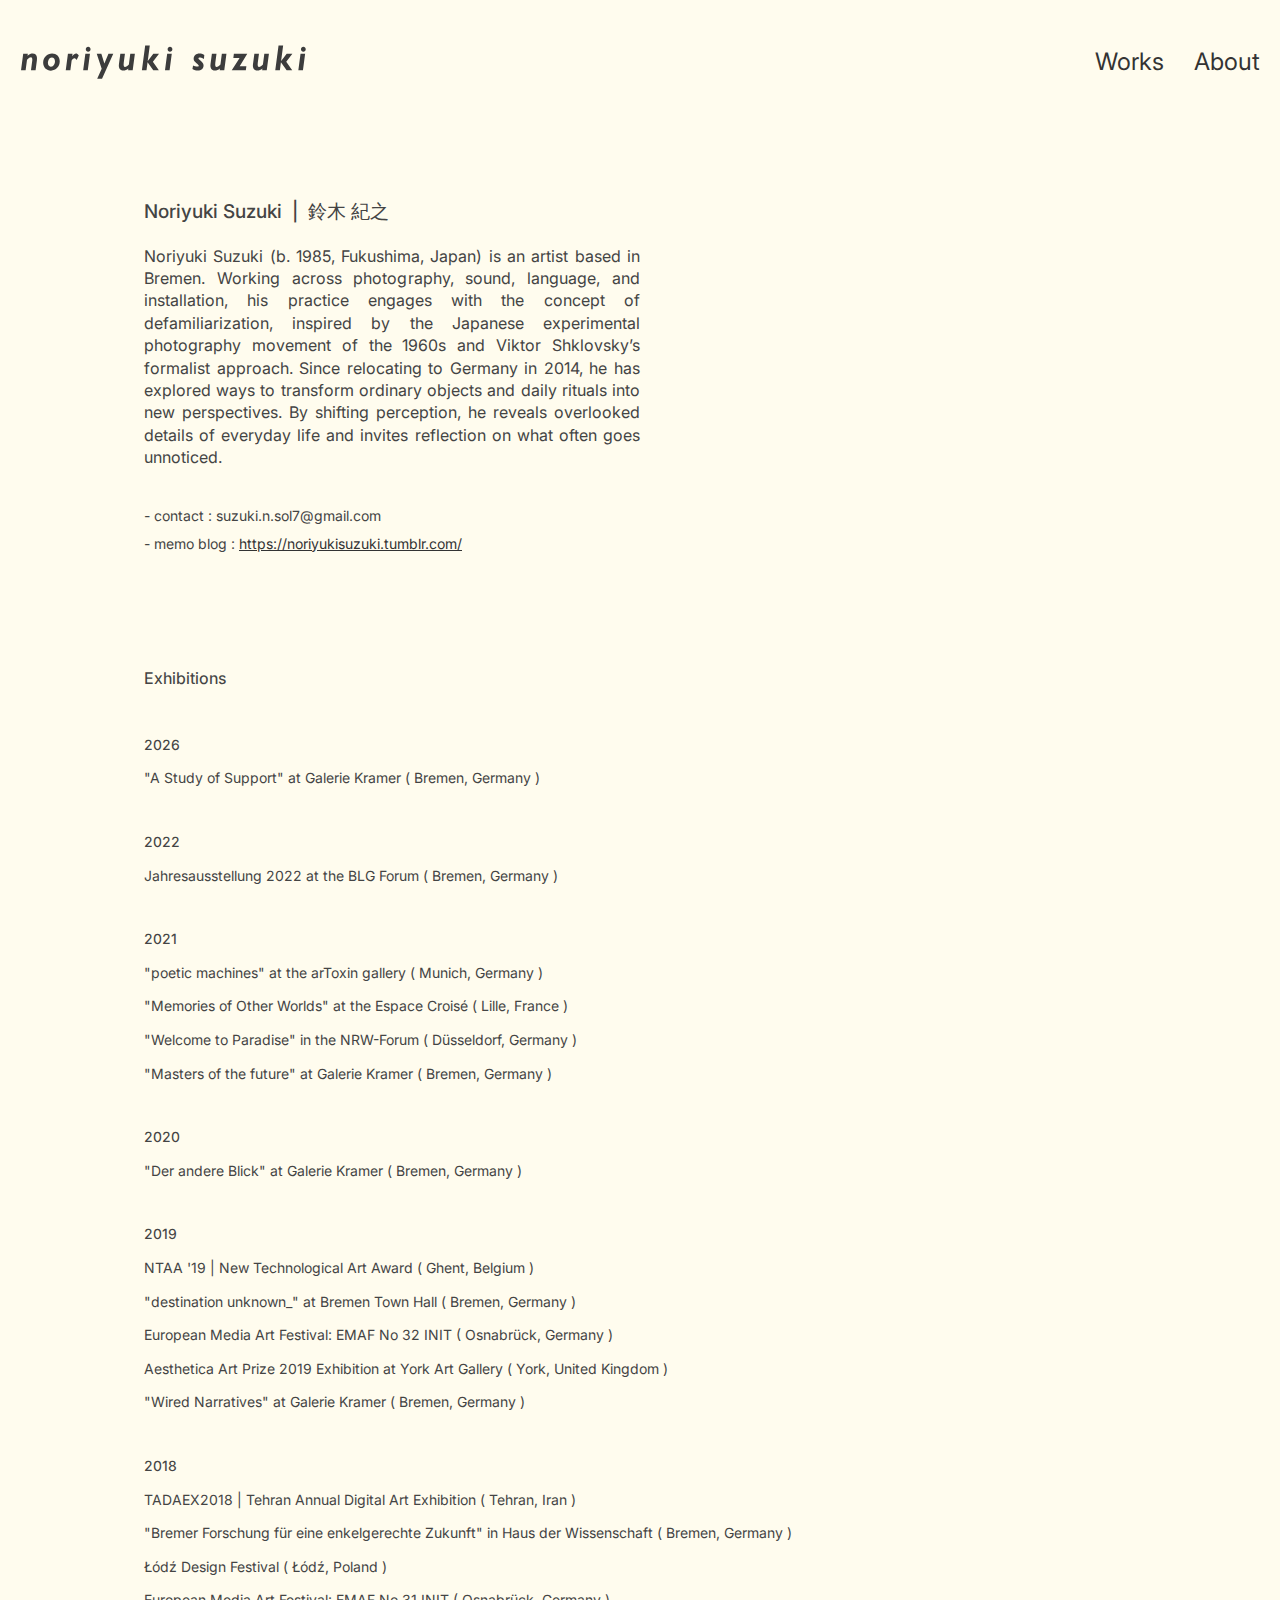
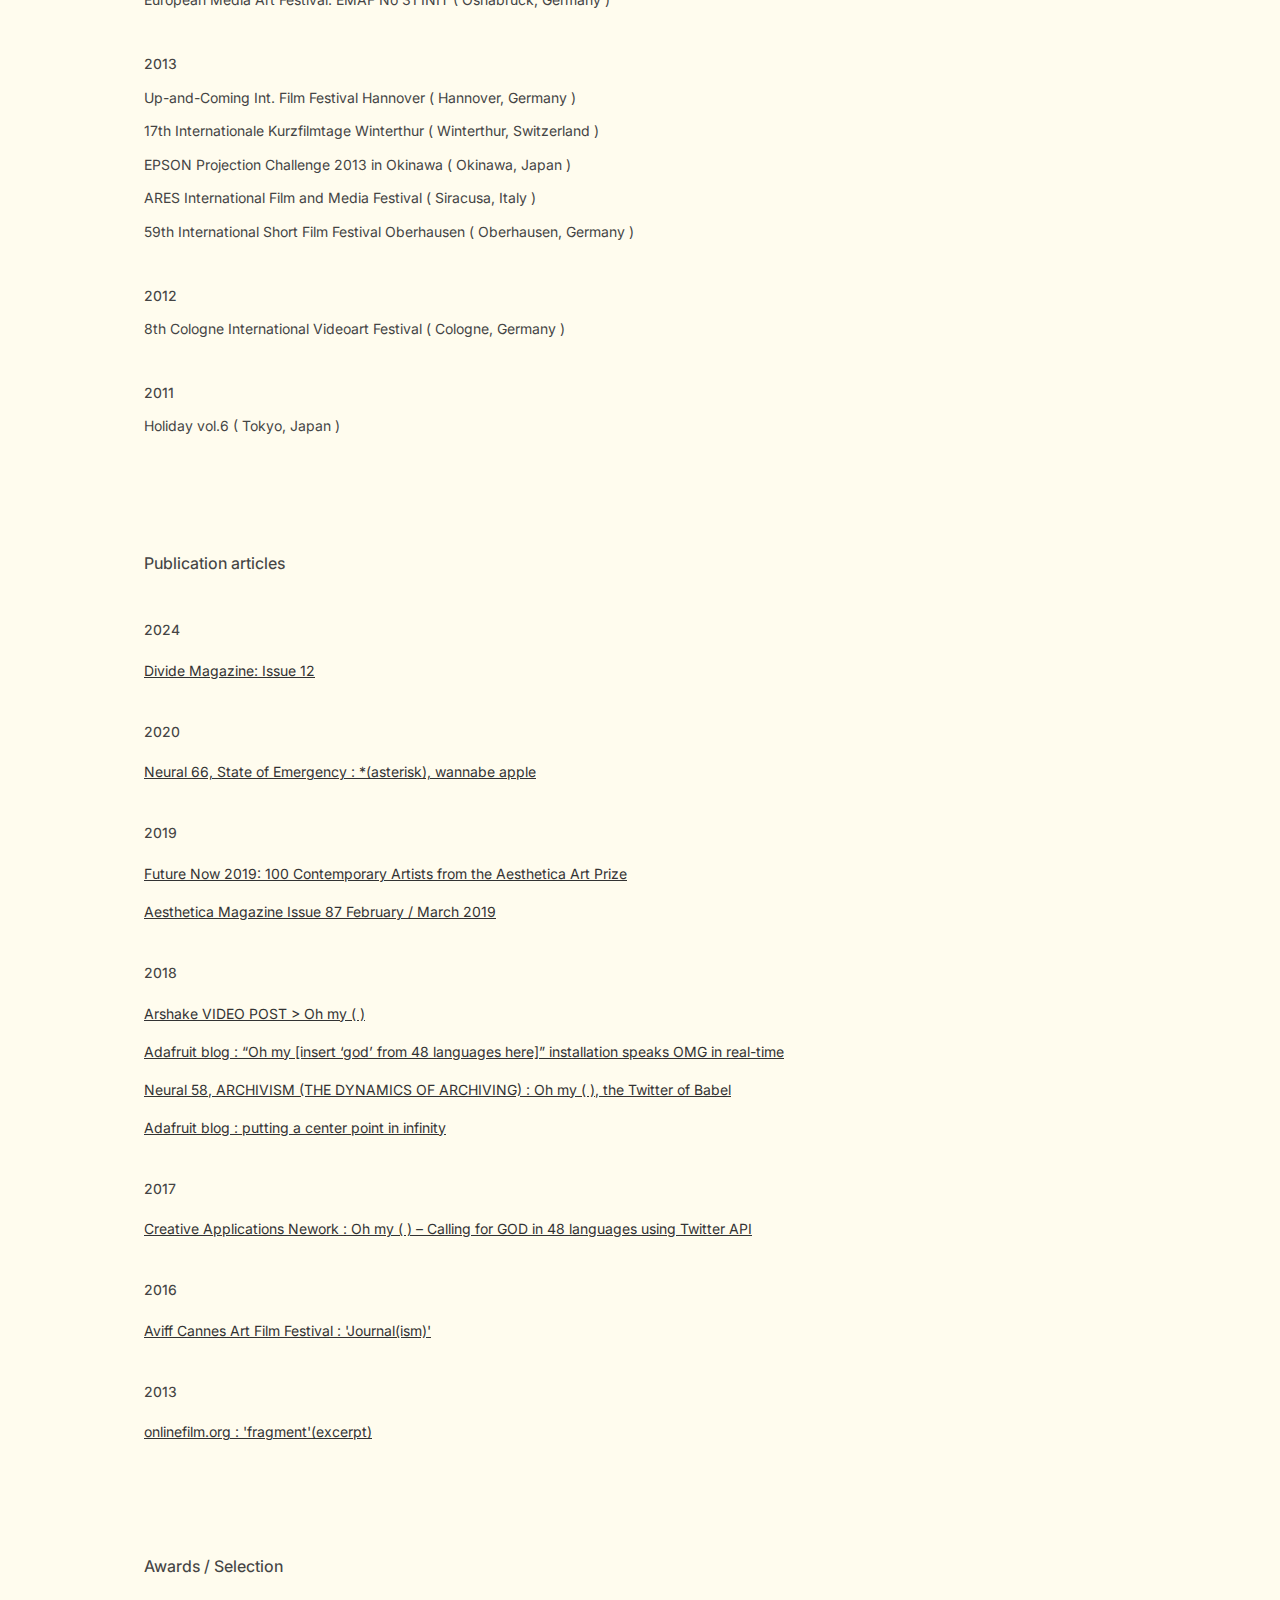
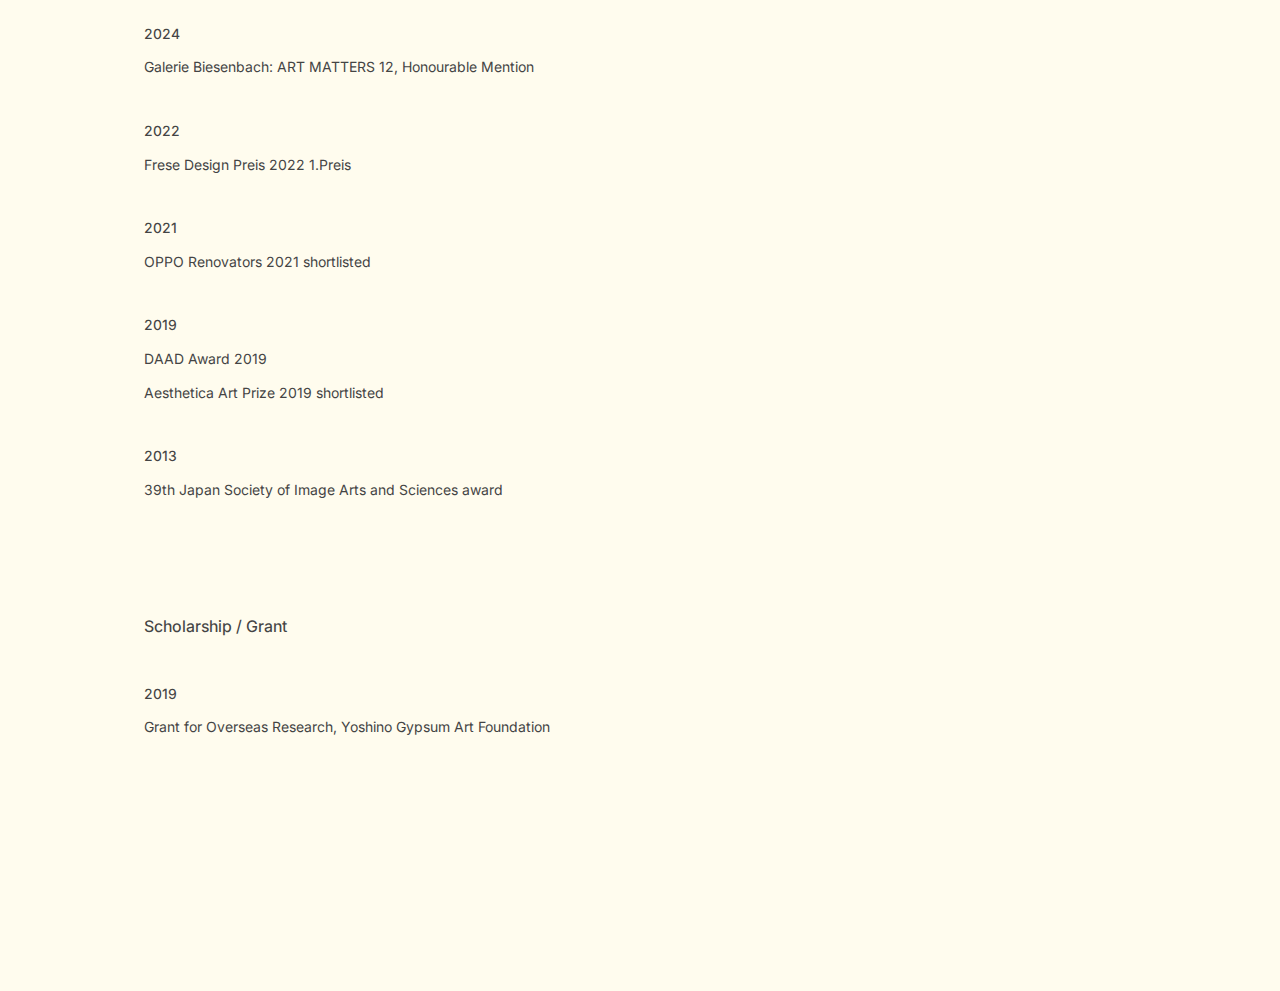
<file: about.html>
<!DOCTYPE html>
<html lang="en">
  <head>
    <meta charset="UTF-8" />
    <meta name="viewport" content="width=device-width, initial-scale=1.0" />
    <title>Noriyuki Suzuki &nbsp;| &nbsp;鈴木 紀之</title>
    <link
      href="https://fonts.googleapis.com/css2?family=Inter:wght@400;500;700&display=swap"
      rel="stylesheet"
    />
    <link rel="stylesheet" href="css/style.css" />
    <link rel="icon" type="image/x-icon" href="favicon.ico" />
  </head>
  <body>
    <!-- Navigation Bar -->
    <header id="navbar">
      <div class="nav-container">
        <a href="index.html" class="logo">
          <img src="img/logo.svg" alt="Noriyuki Suzuki" class="logo-img" />
        </a>
        <nav class="main-nav">
          <a href="works.html">Works</a>
          <a href="about.html">About</a>
        </nav>
      </div>
    </header>

    <!-- Main Content -->
    <main class="content">
      <div class="about-lapper">
        <p class="about-name">Noriyuki Suzuki &nbsp;| &nbsp;鈴木 紀之</p>
        <p class="about-content">
          Noriyuki Suzuki (b. 1985, Fukushima, Japan) is an artist based in
          Bremen. Working across photography, sound, language, and installation,
          his practice engages with the concept of defamiliarization, inspired
          by the Japanese experimental photography movement of the 1960s and
          Viktor Shklovsky’s formalist approach. Since relocating to Germany in
          2014, he has explored ways to transform ordinary objects and daily
          rituals into new perspectives. By shifting perception, he reveals
          overlooked details of everyday life and invites reflection on what
          often goes unnoticed.
        </p>
        <div class="about-links">
          <p>- contact : suzuki.n.sol7@gmail.com</p>
          <p>
            - memo blog :
            <a
              href="https://noriyukisuzuki.tumblr.com/"
              target="_blank"
              rel="noopener noreferrer"
              >https://noriyukisuzuki.tumblr.com/</a
            >
          </p>
        </div>
        <p class="about-content-titles">Exhibitions</p>
        <p class="cvYear">2026</p>
        <p class="cvDes">
          "A Study of Support" at Galerie Kramer ( Bremen, Germany )
        </p>
        <p class="cvYear">2022</p>
        <p class="cvDes">
          Jahresausstellung 2022 at the BLG Forum ( Bremen, Germany )
        </p>
        <p class="cvYear">2021</p>
        <p class="cvDes">
          "poetic machines" at the arToxin gallery ( Munich, Germany )
        </p>
        <p class="cvDes">
          "Memories of Other Worlds" at the Espace Croisé ( Lille, France )
        </p>
        <p class="cvDes">
          "Welcome to Paradise" in the NRW-Forum ( Düsseldorf, Germany )
        </p>
        <p class="cvDes">
          "Masters of the future" at Galerie Kramer ( Bremen, Germany )
        </p>
        <p class="cvYear">2020</p>
        <p class="cvDes">
          "Der andere Blick" at Galerie Kramer ( Bremen, Germany )
        </p>
        <p class="cvYear">2019</p>
        <p class="cvDes">
          NTAA '19 | New Technological Art Award ( Ghent, Belgium )
        </p>
        <p class="cvDes">
          "destination unknown_" at Bremen Town Hall ( Bremen, Germany )
        </p>
        <p class="cvDes">
          European Media Art Festival: EMAF No 32 INIT ( Osnabrück, Germany )
        </p>
        <p class="cvDes">
          Aesthetica Art Prize 2019 Exhibition at York Art Gallery ( York,
          United Kingdom )
        </p>
        <p class="cvDes">
          "Wired Narratives" at Galerie Kramer ( Bremen, Germany )
        </p>
        <p class="cvYear">2018</p>
        <p class="cvDes">
          TADAEX2018 | Tehran Annual Digital Art Exhibition ( Tehran, Iran )
        </p>
        <p class="cvDes">
          "Bremer Forschung für eine enkelgerechte Zukunft" in Haus der
          Wissenschaft ( Bremen, Germany )
        </p>
        <p class="cvDes">Łódź Design Festival ( Łódź, Poland )</p>
        <p class="cvDes">
          European Media Art Festival: EMAF No 31 INIT ( Osnabrück, Germany )
        </p>
        <p class="cvYear">2013</p>
        <p class="cvDes">
          Up-and-Coming Int. Film Festival Hannover ( Hannover, Germany )
        </p>
        <p class="cvDes">
          17th Internationale Kurzfilmtage Winterthur ( Winterthur, Switzerland
          )
        </p>
        <p class="cvDes">
          EPSON Projection Challenge 2013 in Okinawa ( Okinawa, Japan )
        </p>
        <p class="cvDes">
          ARES International Film and Media Festival ( Siracusa, Italy )
        </p>
        <p class="cvDes">
          59th International Short Film Festival Oberhausen ( Oberhausen,
          Germany )
        </p>
        <p class="cvYear">2012</p>
        <p class="cvDes">
          8th Cologne International Videoart Festival ( Cologne, Germany )
        </p>
        <p class="cvYear">2011</p>
        <p class="cvDes">Holiday vol.6 ( Tokyo, Japan )</p>
        <p class="about-content-titles">Publication articles</p>
        <p class="cvYear">2024</p>
        <p class="about-links">
          <a
            href="https://issuu.com/divideartmagazine/docs/issue_12_digital"
            class="about-links"
            target="_blank"
            >Divide Magazine: Issue 12</a
          >
        </p>
        <p class="cvYear">2020</p>
        <p class="about-links">
          <a
            href="http://neural.it/2020/12/asterisk-wannabe-apple/"
            class="about-links"
            target="_blank"
            >Neural 66, State of Emergency : *(asterisk), wannabe apple</a
          >
        </p>
        <p class="cvYear">2019</p>
        <p class="about-links">
          <a
            href="https://shop.aestheticamagazine.com/products/future-now-2019"
            class="about-links"
            target="_blank"
            >Future Now 2019: 100 Contemporary Artists from the Aesthetica Art
            Prize</a
          >
        </p>
        <p class="about-links">
          <a
            href="https://www.aestheticamagazine.com/issue/87/"
            class="about-links"
            target="_blank"
            >Aesthetica Magazine Issue 87 February / March 2019</a
          >
        </p>
        <p class="cvYear">2018</p>
        <p class="about-links">
          <a
            href="https://www.arshake.com/en/video-post-oh-my/?platform=hootsuite"
            class="about-links"
            target="_blank"
            >Arshake VIDEO POST > Oh my ( )</a
          >
        </p>
        <p class="about-links">
          <a
            href="https://blog.adafruit.com/2018/09/20/oh-my-insert-god-from-48-languages-here-installation-speaks-omg-in-real-time-video/"
            class="about-links"
            target="_blank"
            >Adafruit blog : “Oh my [insert ‘god’ from 48 languages here]”
            installation speaks OMG in real-time</a
          >
        </p>
        <p class="about-links">
          <a
            href="http://neural.it/2018/03/oh-my-the-twitter-of-babel/"
            class="about-links"
            target="_blank"
            >Neural 58, ARCHIVISM (THE DYNAMICS OF ARCHIVING) : Oh my ( ), the
            Twitter of Babel</a
          >
        </p>
        <p class="about-links">
          <a
            href="https://blog.adafruit.com/2018/01/23/motors-microcontrollers-floating-fortune-rods-putting-a-center-point-in-the-infinity-installation-by-noriyuki-suzuki-arttuesday/"
            class="about-links"
            target="_blank"
            >Adafruit blog : putting a center point in infinity</a
          >
        </p>
        <p class="cvYear">2017</p>
        <p class="about-links">
          <a
            href="https://www.creativeapplications.net/arduino-2/oh-my-calling-for-god-in-48-languages-using-twitter-api/"
            class="about-links"
            target="_blank"
            >Creative Applications Nework : Oh my ( ) – Calling for GOD in 48
            languages using Twitter API</a
          >
        </p>
        <p class="cvYear">2016</p>

        <p class="about-links">
          <a
            href="https://art-film-festival.com/portfolio/noriyuki-suzuki-journalism/"
            class="about-links"
            target="_blank"
            >Aviff Cannes Art Film Festival : 'Journal(ism)'</a
          >
        </p>
        <p class="cvYear">2013</p>
        <p class="about-links">
          <a
            href="https://www.onlinefilm.org/en_en/film/57754"
            class="about-links"
            target="_blank"
            >onlinefilm.org : 'fragment'(excerpt)</a
          >
        </p>
        <p class="about-content-titles">Awards / Selection</p>
        <p class="cvYear">2024</p>
        <p class="cvDes">
          Galerie Biesenbach: ART MATTERS 12, Honourable Mention
        </p>
        <p class="cvYear">2022</p>
        <p class="cvDes">Frese Design Preis 2022 1.Preis</p>
        <p class="cvYear">2021</p>
        <p class="cvDes">OPPO Renovators 2021 shortlisted</p>
        <p class="cvYear">2019</p>
        <p class="cvDes">DAAD Award 2019</p>
        <p class="cvDes">Aesthetica Art Prize 2019 shortlisted</p>
        <p class="cvYear">2013</p>
        <p class="cvDes">39th Japan Society of Image Arts and Sciences award</p>
        <p class="about-content-titles">Scholarship / Grant</p>
        <p class="cvYear">2019</p>
        <p class="cvDes">
          Grant for Overseas Research, Yoshino Gypsum Art Foundation
        </p>
      </div>
    </main>

    <script src="js/script.js"></script>
    <script defer src="https://cloud.umami.is/script.js" data-website-id="45fd7a94-e49e-4876-ad93-5776cb739869"></script>
  </body>
</html>
</file>
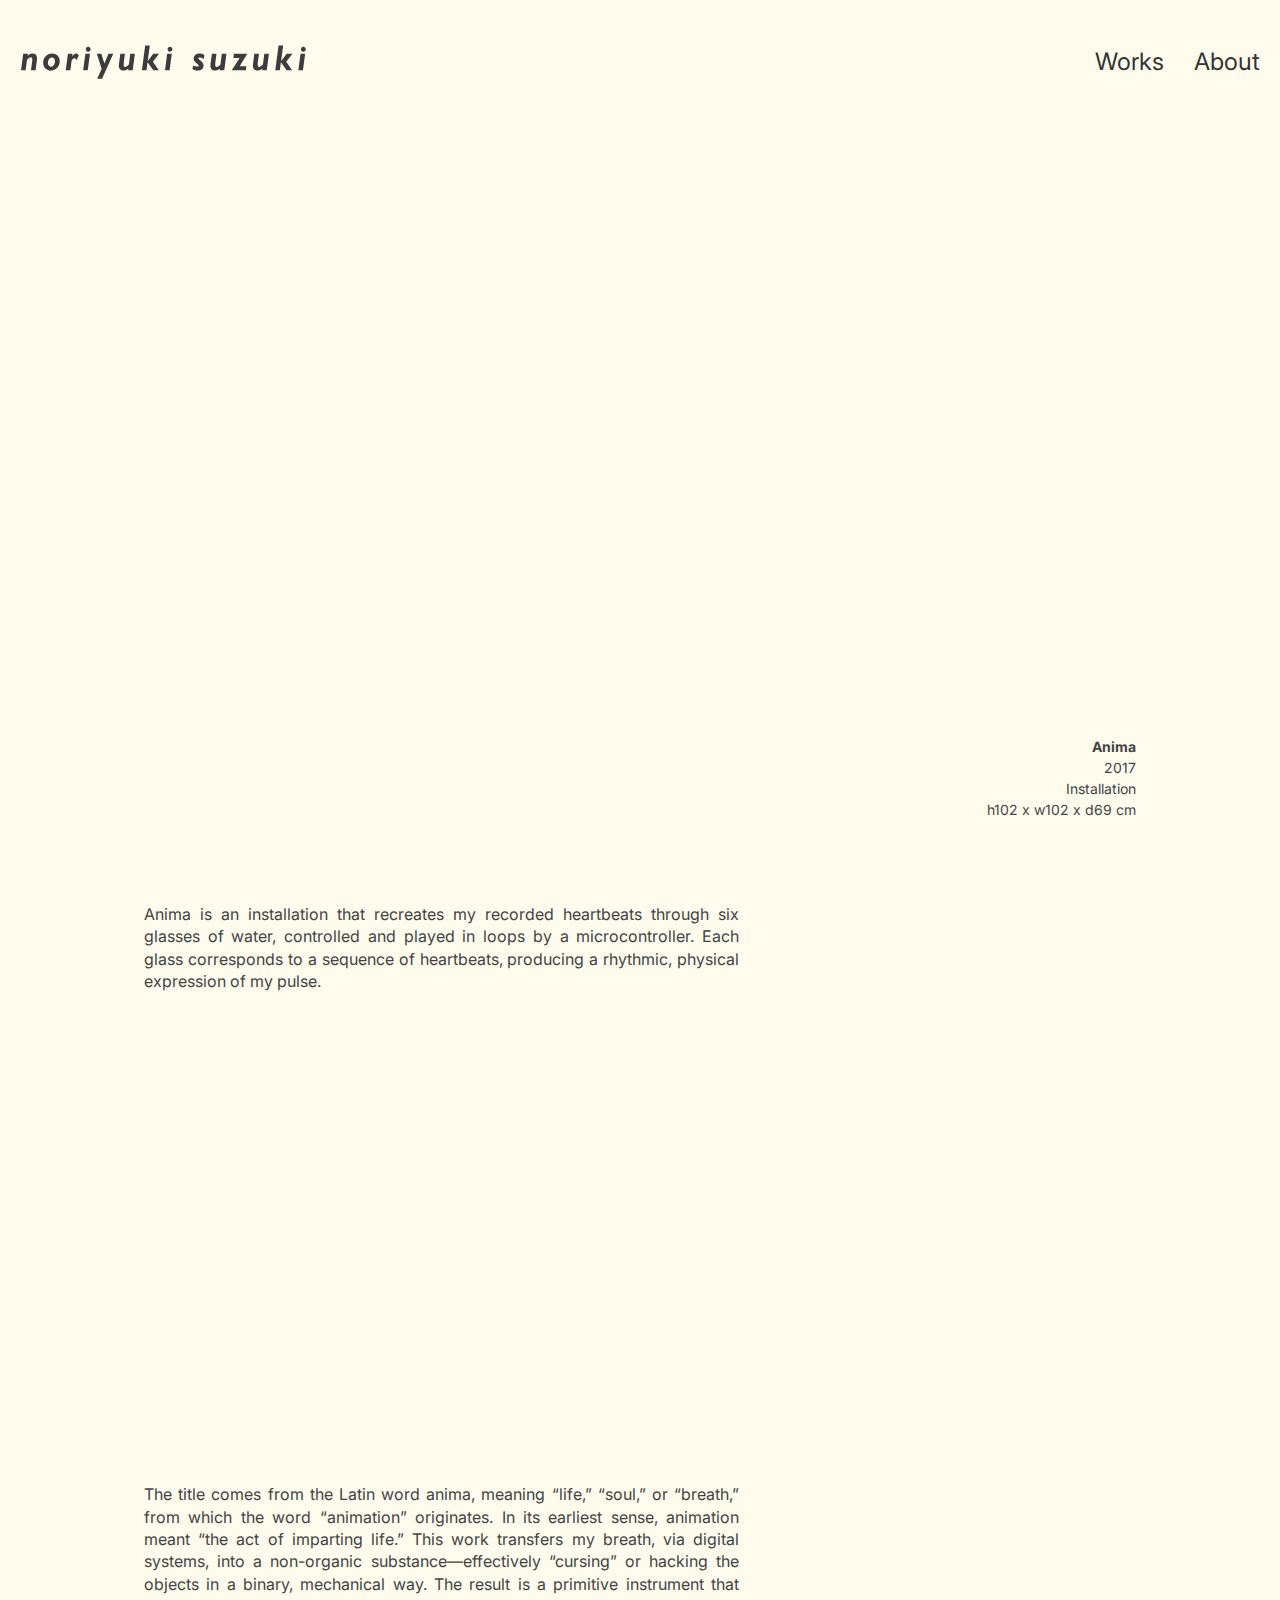
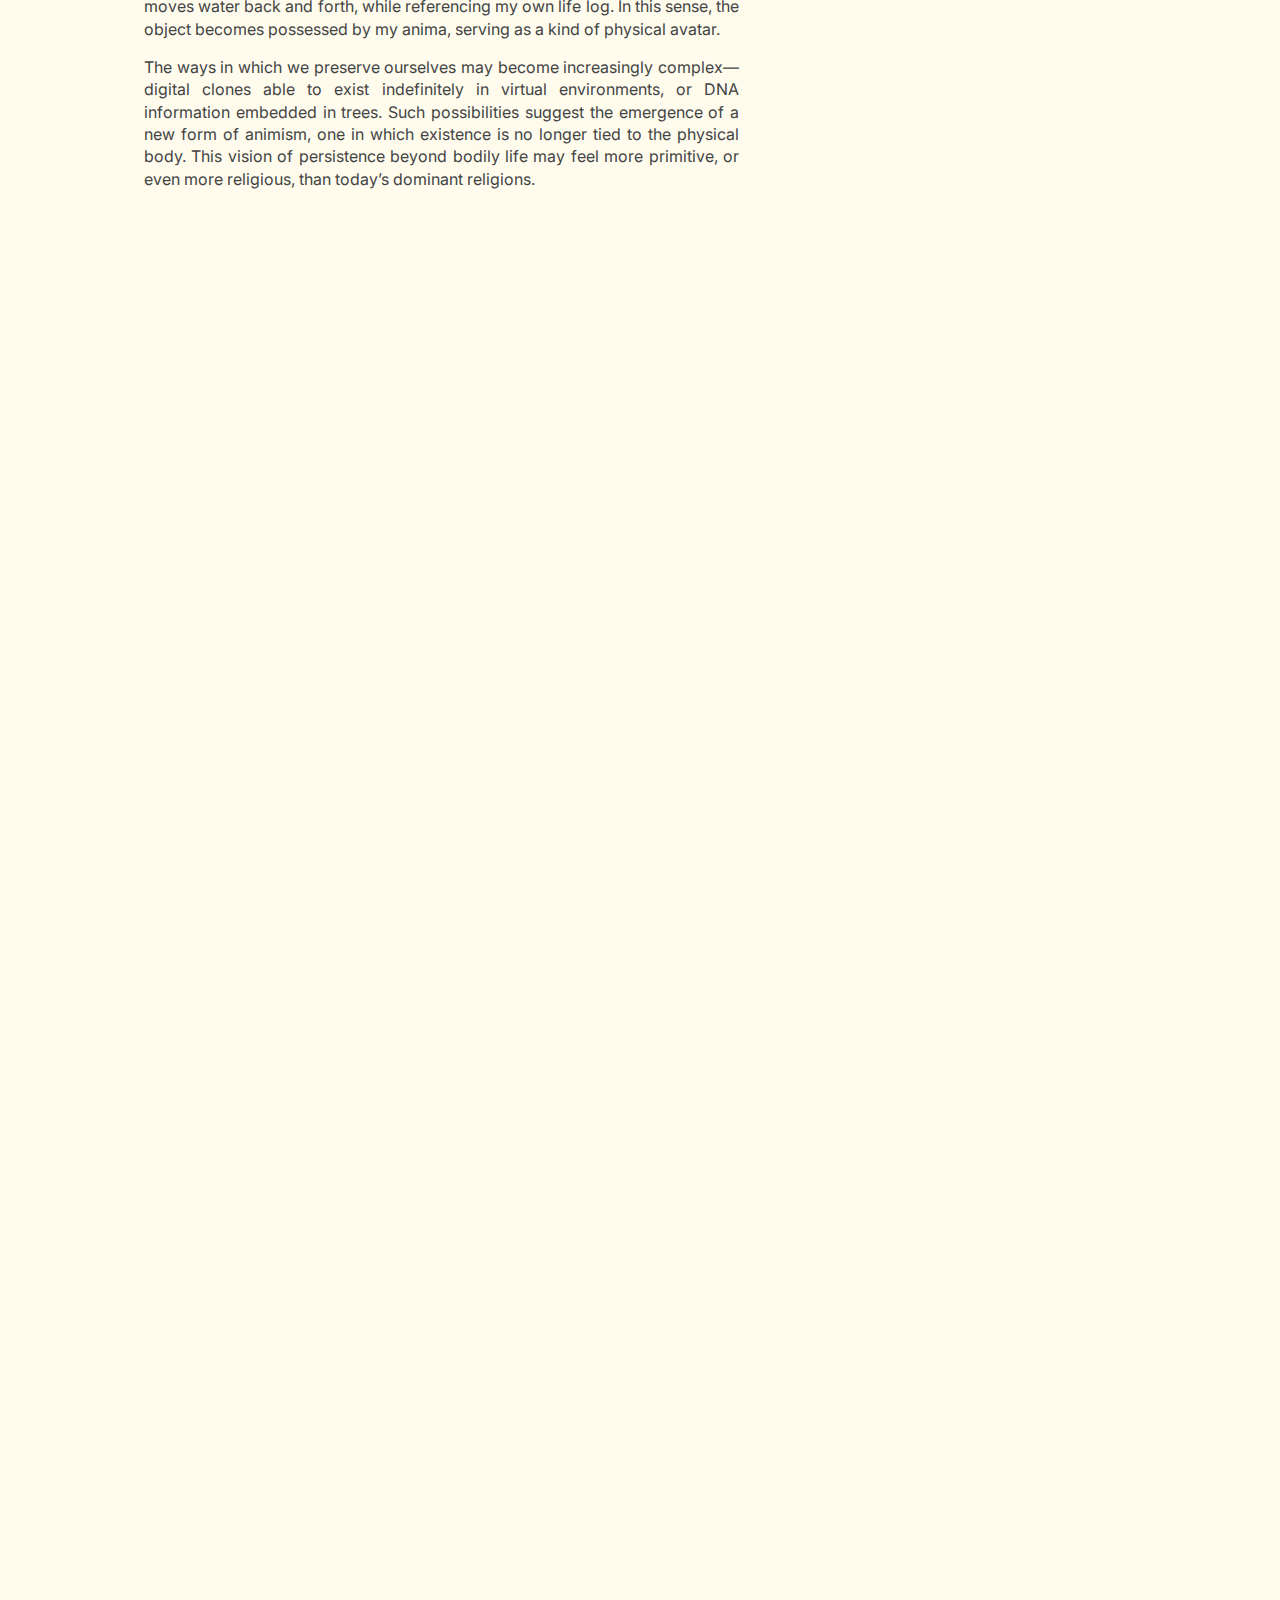
<file: anima.html>
<!DOCTYPE html>
<html lang="en">
  <head>
    <meta charset="UTF-8" />
    <meta name="viewport" content="width=device-width, initial-scale=1.0" />
    <title>Noriyuki Suzuki &nbsp;| &nbsp;鈴木 紀之</title>
    <link
      href="https://fonts.googleapis.com/css2?family=Inter:wght@400;500;700&display=swap"
      rel="stylesheet"
    />
    <link rel="stylesheet" href="css/style.css" />
    <link rel="icon" type="image/x-icon" href="favicon.ico" />
  </head>
  <body class="each-work">
    <!-- Navigation Bar -->
    <header id="navbar">
      <div class="nav-container">
        <a href="index.html" class="logo">
          <img src="img/logo.svg" alt="Noriyuki Suzuki" class="logo-img" />
        </a>
        <nav class="main-nav">
          <a href="works.html">Works</a>
          <a href="about.html">About</a>
        </nav>
      </div>
    </header>

    <!-- Main Content -->
    <main class="content">
      <div class="each-work-lapper">
        <div class="video-lapper">
          <iframe
            src="https://player.vimeo.com/video/226218949"
            class=""
            frameborder="0"
            webkitallowfullscreen
            mozallowfullscreen
            allowfullscreen
          ></iframe>
        </div>
        <div class="work-info">
          <p><strong>Anima</strong></p>
          <p>2017</p>
          <p>Installation</p>
          <p>h102 x w102 x d69 cm</p>
        </div>
        <div class="first-work-description">
          <p>
            Anima is an installation that recreates my recorded heartbeats
            through six glasses of water, controlled and played in loops by a
            microcontroller. Each glass corresponds to a sequence of heartbeats,
            producing a rhythmic, physical expression of my pulse.
          </p>
        </div>
        <div class="work-images-small">
          <img src="img/anima/heartbeatGraph.jpg" alt="" />
        </div>
        <div class="work-description">
          <p>
            The title comes from the Latin word anima, meaning “life,” “soul,”
            or “breath,” from which the word “animation” originates. In its
            earliest sense, animation meant “the act of imparting life.” This
            work transfers my breath, via digital systems, into a non-organic
            substance—effectively “cursing” or hacking the objects in a binary,
            mechanical way. The result is a primitive instrument that moves
            water back and forth, while referencing my own life log. In this
            sense, the object becomes possessed by my anima, serving as a kind
            of physical avatar.
          </p>
          <p>
            The ways in which we preserve ourselves may become increasingly
            complex—digital clones able to exist indefinitely in virtual
            environments, or DNA information embedded in trees. Such
            possibilities suggest the emergence of a new form of animism, one in
            which existence is no longer tied to the physical body. This vision
            of persistence beyond bodily life may feel more primitive, or even
            more religious, than today’s dominant religions.
          </p>
        </div>
        <div class="work-images-small">
            <img src="img/anima/anima_01.jpg" alt="">
        </div>
        <div class="work-images-big">
            <img src="img/anima/anima_02.jpg" alt="">
        </div>
      </div>
    </main>
    <script src="js/script.js"></script>
    <script defer src="https://cloud.umami.is/script.js" data-website-id="45fd7a94-e49e-4876-ad93-5776cb739869"></script>
  </body>
</html>
</file>
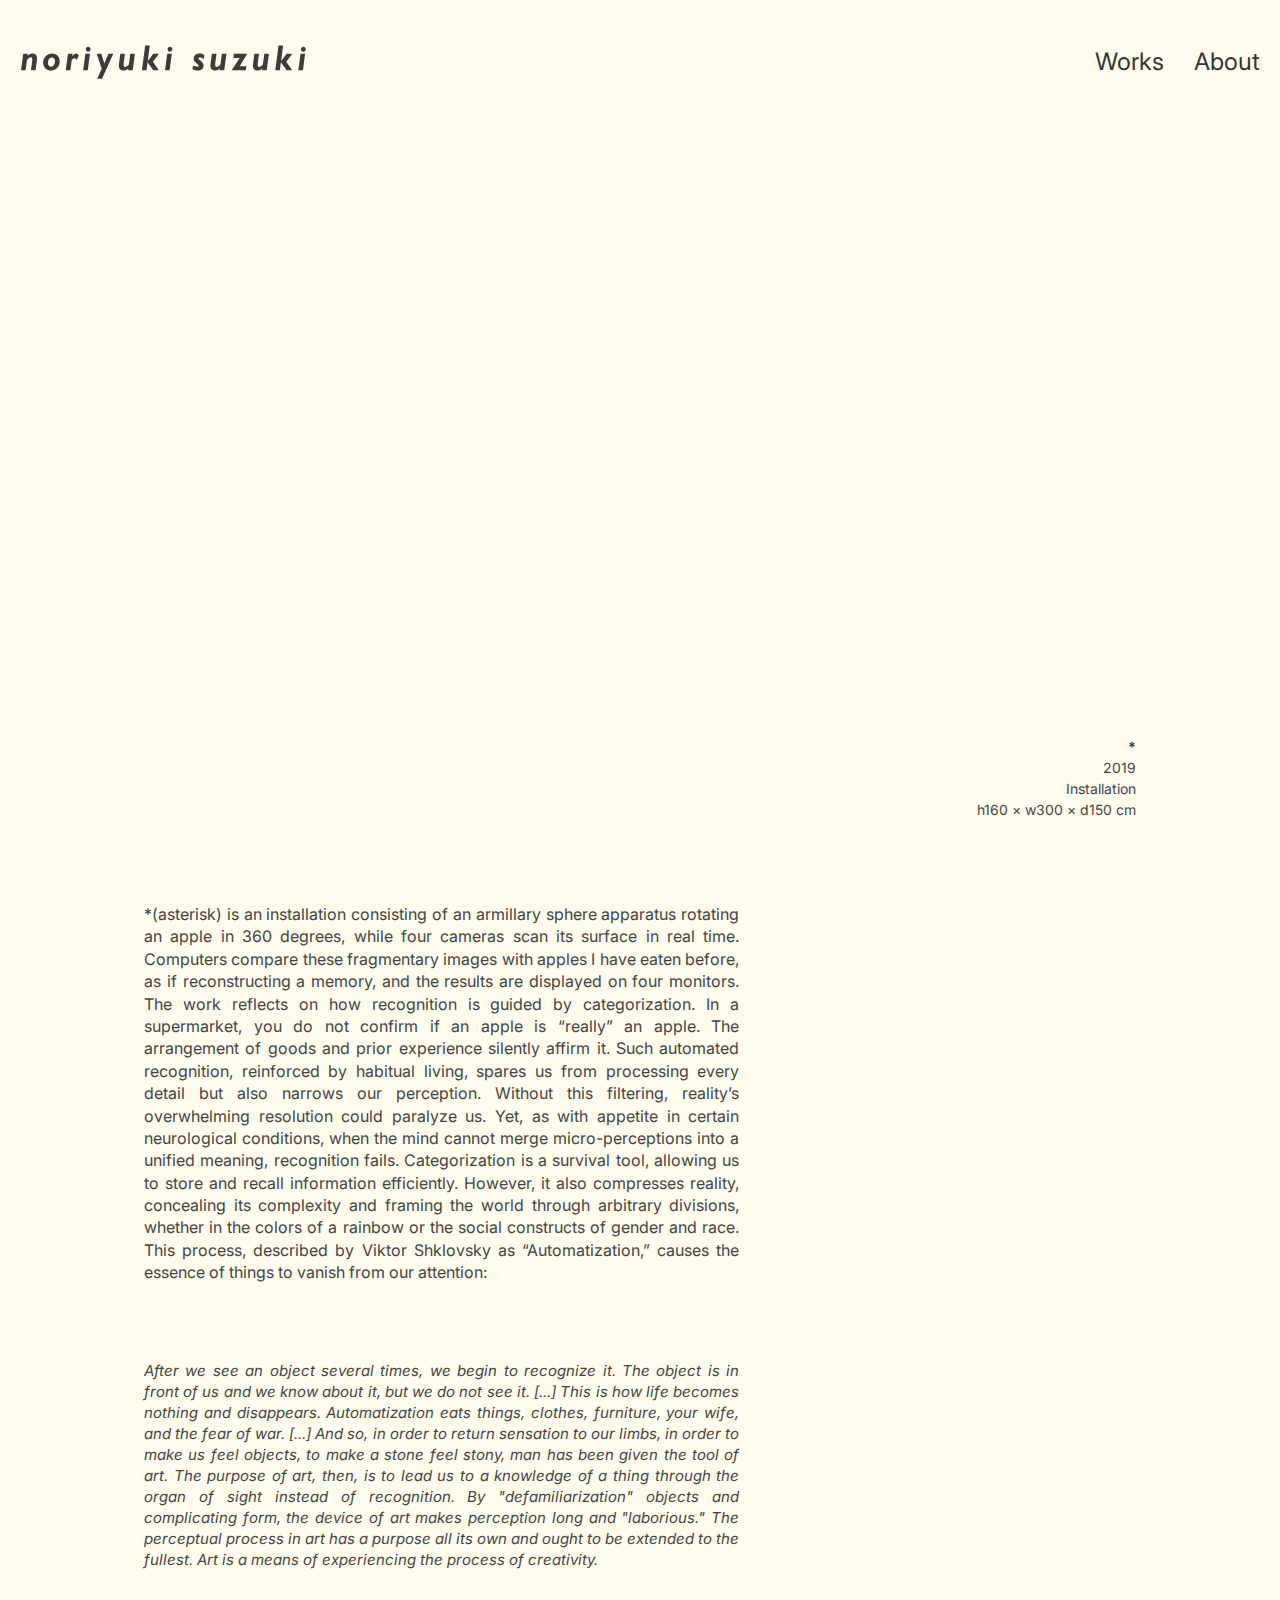
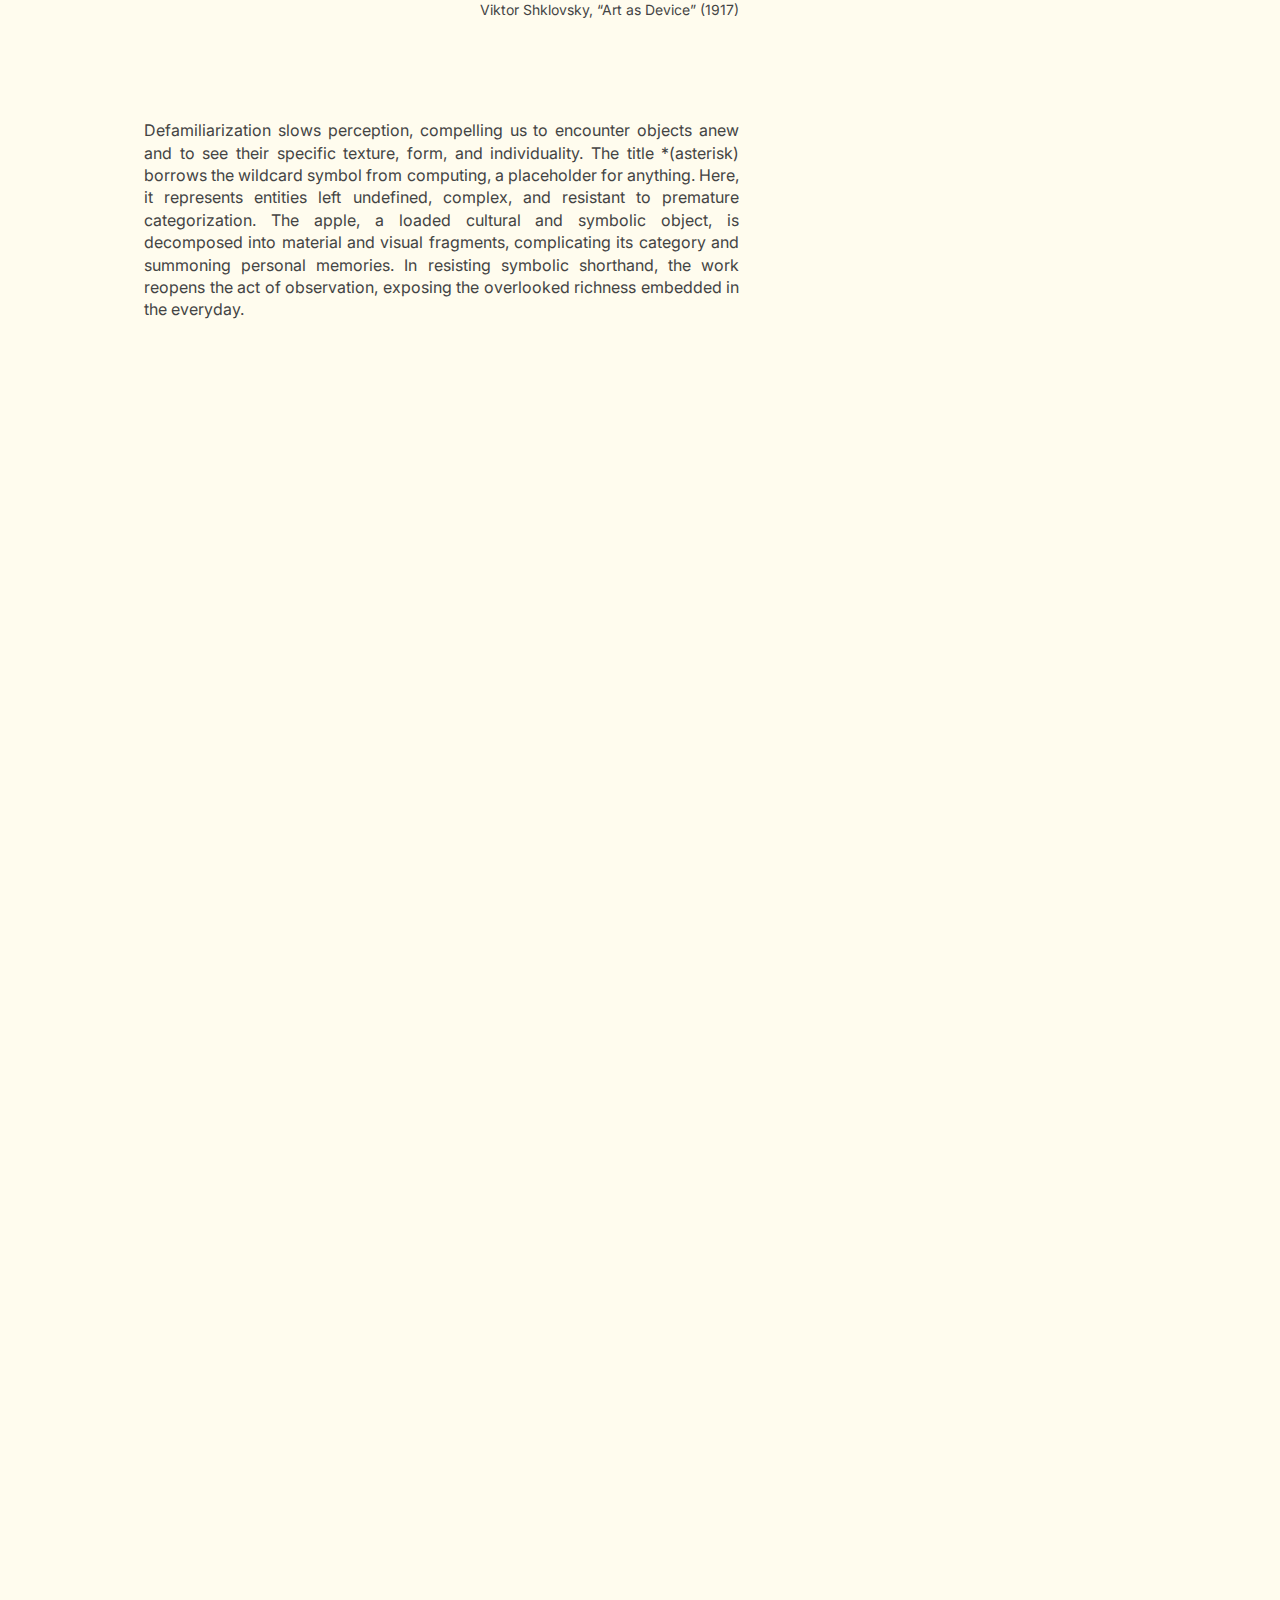
<file: asterisk.html>
<!DOCTYPE html>
<html lang="en">
  <head>
    <meta charset="UTF-8" />
    <meta name="viewport" content="width=device-width, initial-scale=1.0" />
    <title>Noriyuki Suzuki &nbsp;| &nbsp;鈴木 紀之</title>
    <link
      href="https://fonts.googleapis.com/css2?family=Inter:wght@400;500;700&display=swap"
      rel="stylesheet"
    />
    <link rel="stylesheet" href="css/style.css" />
    <link rel="icon" type="image/x-icon" href="favicon.ico" />
  </head>
  <body class="each-work">
    <!-- Navigation Bar -->
    <header id="navbar">
      <div class="nav-container">
        <a href="index.html" class="logo">
          <img src="img/logo.svg" alt="Noriyuki Suzuki" class="logo-img" />
        </a>
        <nav class="main-nav">
          <a href="works.html">Works</a>
          <a href="about.html">About</a>
        </nav>
      </div>
    </header>

    <!-- Main Content -->
    <main class="content">
      <div class="each-work-lapper">
        <div class="video-lapper">
          <iframe
            src="https://player.vimeo.com/video/364871534"
            frameborder="0"
            webkitallowfullscreen
            mozallowfullscreen
            allowfullscreen
          ></iframe>
        </div>
        <div class="work-info">
          <p><strong>*</strong></p>
          <p>2019</p>
          <p>Installation</p>
          <p>h160 × w300 × d150 cm</p>
        </div>
        <div class="first-work-description">
          <p>
            *(asterisk) is an installation consisting of an armillary sphere
            apparatus rotating an apple in 360 degrees, while four cameras scan
            its surface in real time. Computers compare these fragmentary images
            with apples I have eaten before, as if reconstructing a memory, and
            the results are displayed on four monitors. The work reflects on how
            recognition is guided by categorization. In a supermarket, you do
            not confirm if an apple is “really” an apple. The arrangement of
            goods and prior experience silently affirm it. Such automated
            recognition, reinforced by habitual living, spares us from
            processing every detail but also narrows our perception. Without
            this filtering, reality’s overwhelming resolution could paralyze us.
            Yet, as with appetite in certain neurological conditions, when the
            mind cannot merge micro-perceptions into a unified meaning,
            recognition fails. Categorization is a survival tool, allowing us to
            store and recall information efficiently. However, it also
            compresses reality, concealing its complexity and framing the world
            through arbitrary divisions, whether in the colors of a rainbow or
            the social constructs of gender and race. This process, described by
            Viktor Shklovsky as “Automatization,” causes the essence of things
            to vanish from our attention:
          </p>
        </div>
        <div class="citation">
          <em
            >After we see an object several times, we begin to recognize it. The
            object is in front of us and we know about it, but we do not see it.
            [...] This is how life becomes nothing and disappears.
            Automatization eats things, clothes, furniture, your wife, and the
            fear of war. [...] And so, in order to return sensation to our
            limbs, in order to make us feel objects, to make a stone feel stony,
            man has been given the tool of art. The purpose of art, then, is to
            lead us to a knowledge of a thing through the organ of sight instead
            of recognition. By "defamiliarization" objects and complicating
            form, the device of art makes perception long and "laborious." The
            perceptual process in art has a purpose all its own and ought to be
            extended to the fullest. Art is a means of experiencing the process
            of creativity.</em
          >
          <p>Viktor Shklovsky, “Art as Device” (1917)</p>
        </div>
        <div class="work-description">
          <p>
            Defamiliarization slows perception, compelling us to encounter
            objects anew and to see their specific texture, form, and
            individuality. The title *(asterisk) borrows the wildcard symbol
            from computing, a placeholder for anything. Here, it represents
            entities left undefined, complex, and resistant to premature
            categorization. The apple, a loaded cultural and symbolic object, is
            decomposed into material and visual fragments, complicating its
            category and summoning personal memories. In resisting symbolic
            shorthand, the work reopens the act of observation, exposing the
            overlooked richness embedded in the everyday.
          </p>
        </div>
        <div class="work-images-small">
          <img src="img/asterisk/apple_02.jpg" alt="" />
        </div>
        <div class="work-images-small">
          <img src="img/asterisk/apple_03.jpg" alt="" />
        </div>
      </div>
    </main>

    <script src="js/script.js"></script>
    <script defer src="https://cloud.umami.is/script.js" data-website-id="45fd7a94-e49e-4876-ad93-5776cb739869"></script>
  </body>
</html>
</file>
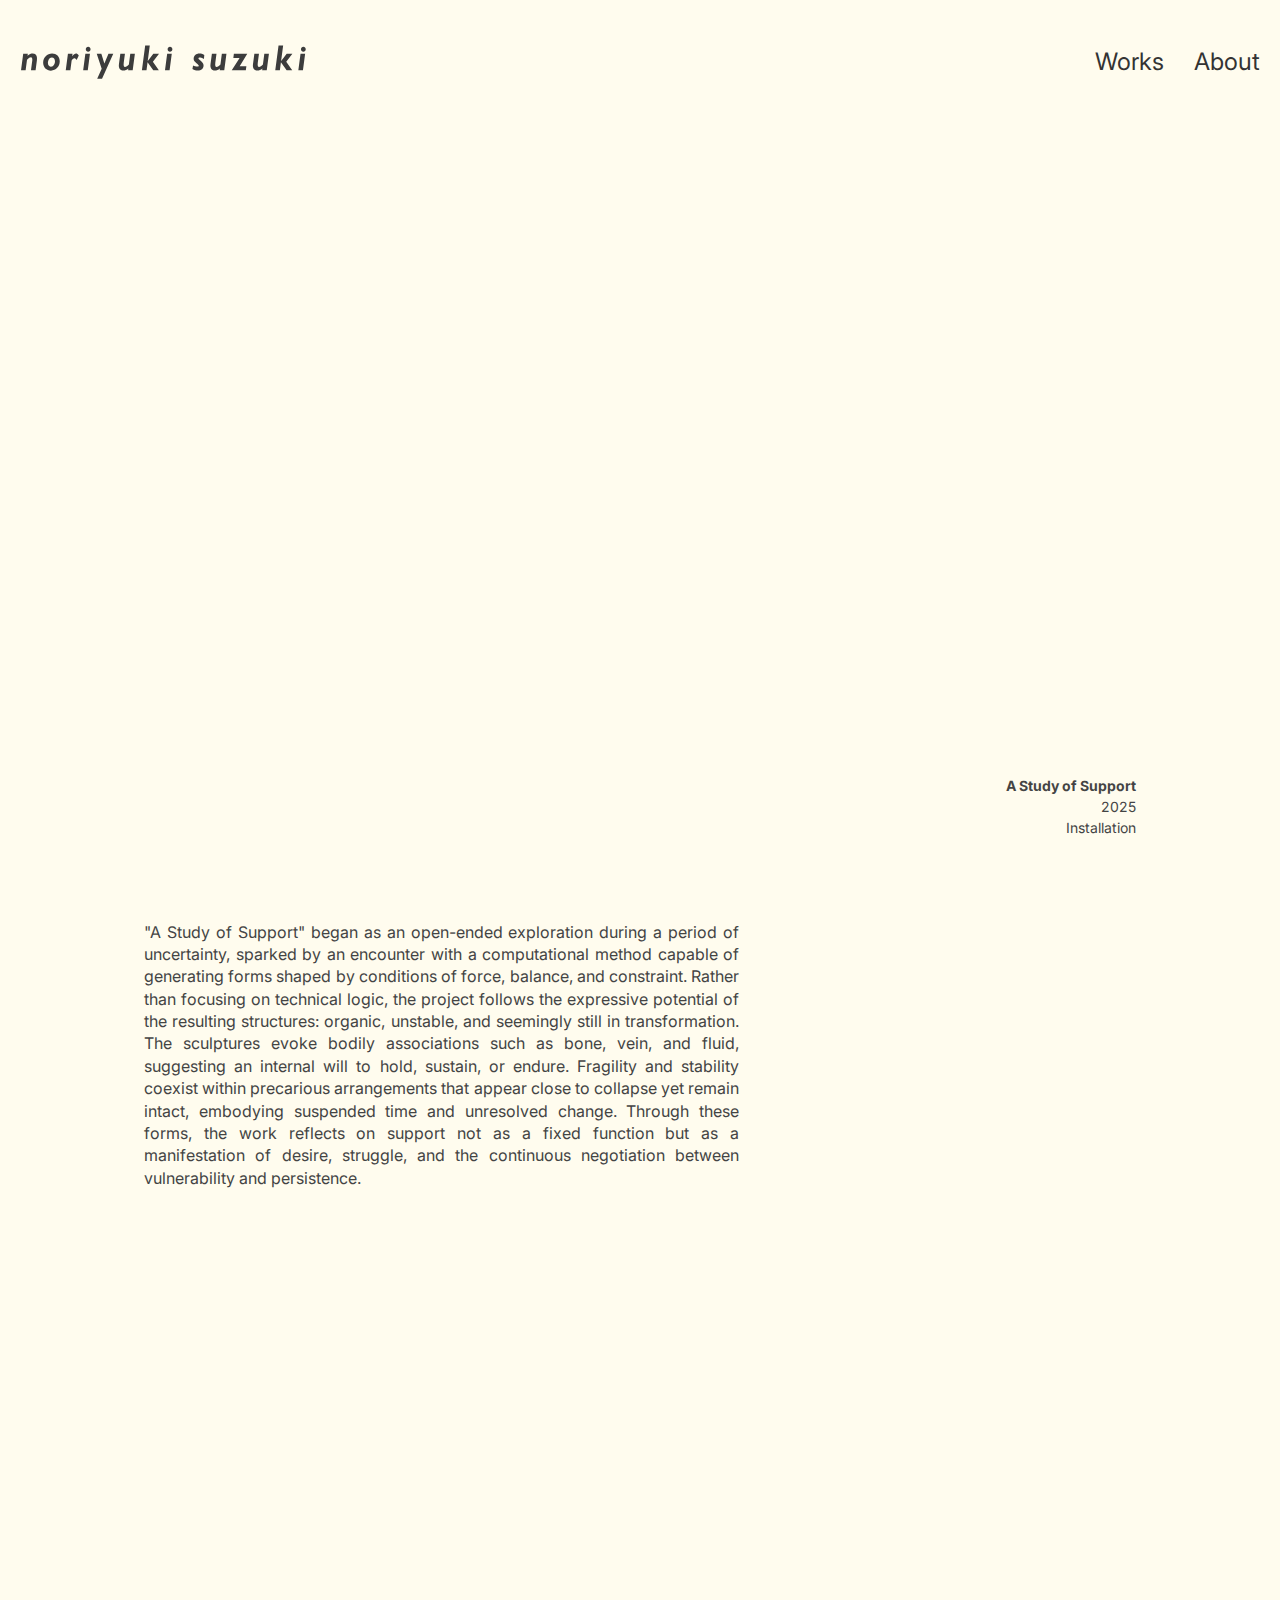
<file: AStudyOfSupport.html>
<!DOCTYPE html>
<html lang="en">
  <head>
    <meta charset="UTF-8" />
    <meta name="viewport" content="width=device-width, initial-scale=1.0" />
    <title>Noriyuki Suzuki &nbsp;| &nbsp;鈴木 紀之</title>
    <link
      href="https://fonts.googleapis.com/css2?family=Inter:wght@400;500;700&display=swap"
      rel="stylesheet"
    />
    <link rel="stylesheet" href="css/style.css" />
    <link rel="icon" type="image/x-icon" href="favicon.ico" />
  </head>
  <body class="each-work">
    <!-- Navigation Bar -->
    <header id="navbar">
      <div class="nav-container">
        <a href="index.html" class="logo">
          <img src="img/logo.svg" alt="Noriyuki Suzuki" class="logo-img" />
        </a>
        <nav class="main-nav">
          <a href="works.html">Works</a>
          <a href="about.html">About</a>
        </nav>
      </div>
    </header>

    <!-- Main Content -->
    <main class="content">
      <div class="each-work-lapper">
        <div class="main-image">
          <img src="img/AStudyOfSupport/candle_milk_both_kramer_01.jpg" alt="bone" />
        </div>
        <div class="work-info">
          <p><strong>A Study of Support</strong></p>
          <p>2025</p>
          <p>Installation</p>
          <!-- <p>h300 × w150 × d150 cm</p> -->
        </div>
        <div class="first-work-description">
          <p>
            "A Study of Support" began as an open-ended exploration during a period of uncertainty, sparked by an encounter with a computational method capable of generating forms shaped by conditions of force, balance, and constraint. Rather than focusing on technical logic, the project follows the expressive potential of the resulting structures: organic, unstable, and seemingly still in transformation. The sculptures evoke bodily associations such as bone, vein, and fluid, suggesting an internal will to hold, sustain, or endure. Fragility and stability coexist within precarious arrangements that appear close to collapse yet remain intact, embodying suspended time and unresolved change. Through these forms, the work reflects on support not as a fixed function but as a manifestation of desire, struggle, and the continuous negotiation between vulnerability and persistence.
          </p>
        </div>
        <div class="work-images-small">
          <img src="img/AStudyOfSupport/glass_kramer_wide_hell_02.jpg" alt="" />
        </div>
        <div class="work-images-small">
          <img src="img/AStudyOfSupport/shirt_kramer_01.jpg" alt="" />
        </div>
        <div class="work-images-big">
          <img src="img/AStudyOfSupport/battery_kramer_01.jpg" alt="" />
        </div>
        <div class="work-images-big">
          <img src="img/AStudyOfSupport/wood_kramer_01.jpg" alt="" />
        </div>
      </div>
    </main>

    <script src="js/script.js"></script>
  </body>
</html>
</file>
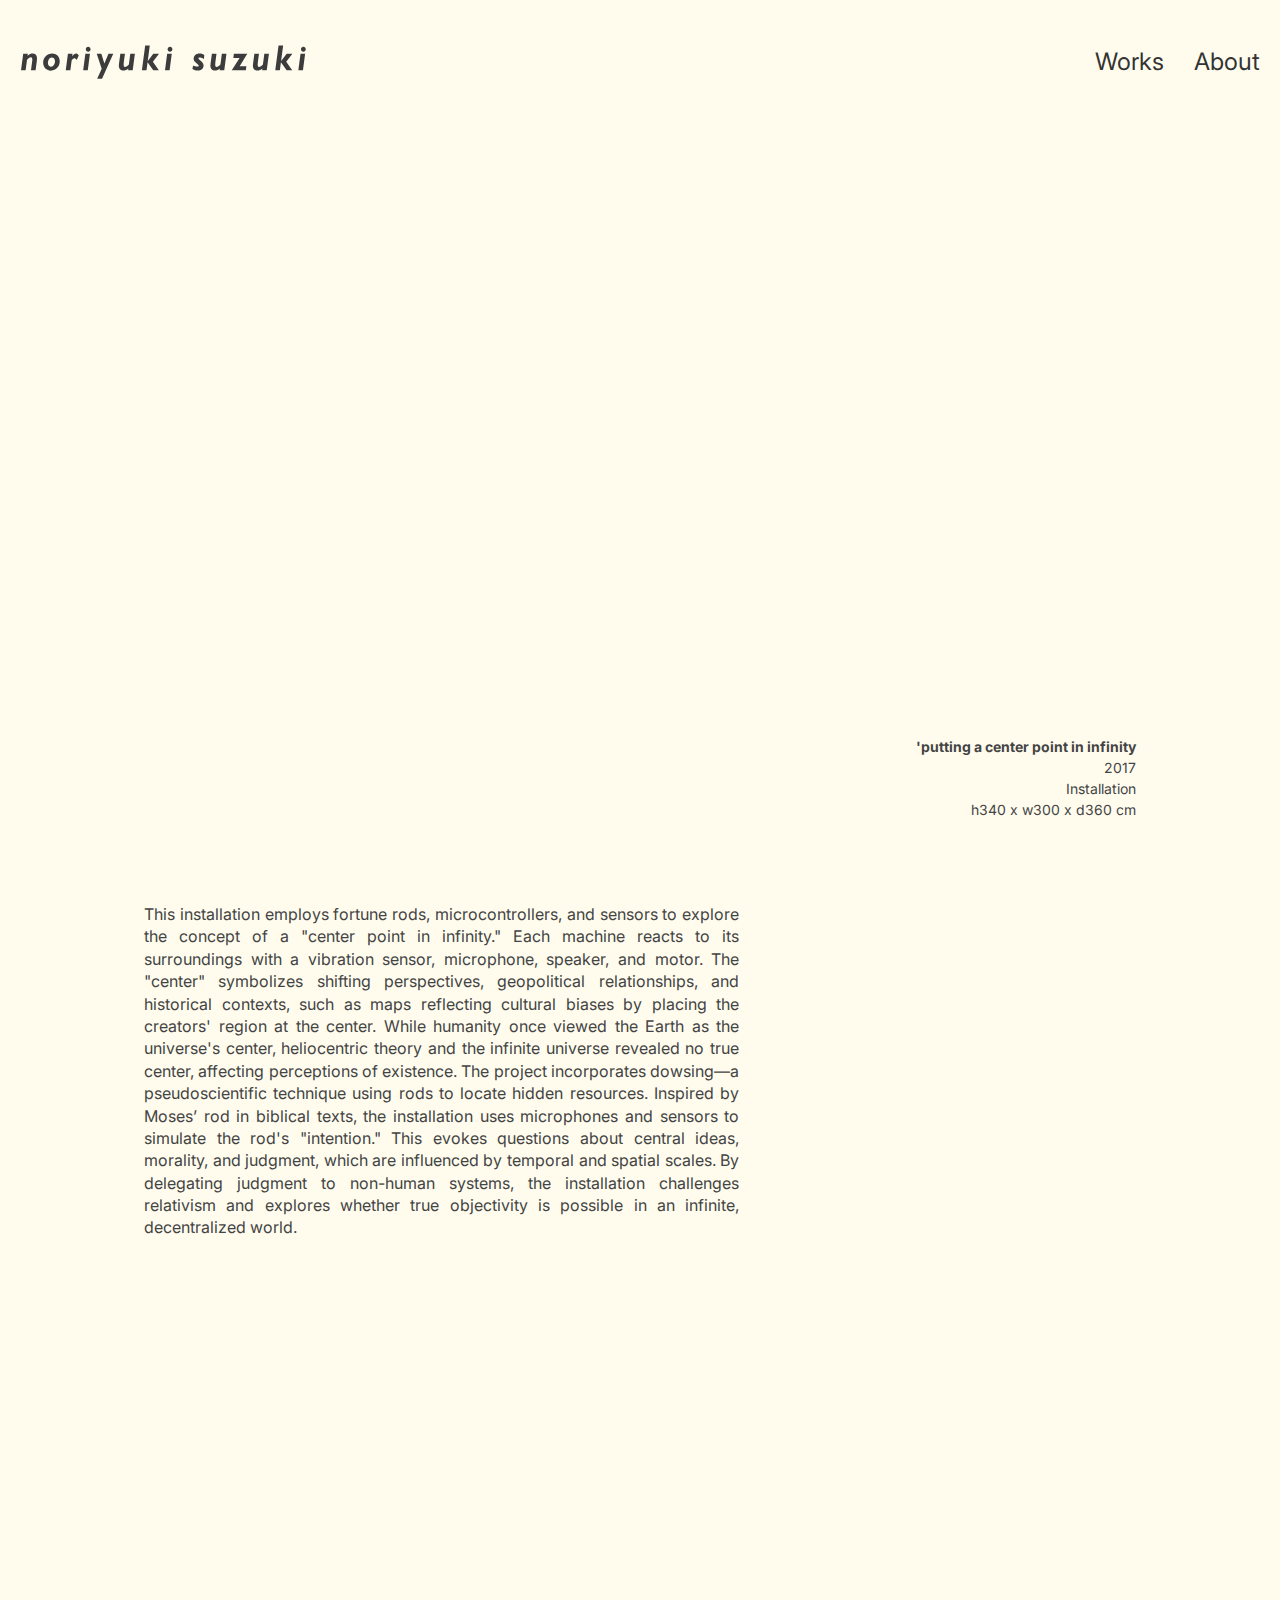
<file: center.html>
<!DOCTYPE html>
<html lang="en">
  <head>
    <meta charset="UTF-8" />
    <meta name="viewport" content="width=device-width, initial-scale=1.0" />
    <title>Noriyuki Suzuki &nbsp;| &nbsp;鈴木 紀之</title>
    <link
      href="https://fonts.googleapis.com/css2?family=Inter:wght@400;500;700&display=swap"
      rel="stylesheet"
    />
    <link rel="stylesheet" href="css/style.css" />
    <link rel="icon" type="image/x-icon" href="favicon.ico" />
  </head>
  <body class="each-work">
    <!-- Navigation Bar -->
    <header id="navbar">
      <div class="nav-container">
        <a href="index.html" class="logo">
          <img src="img/logo.svg" alt="Noriyuki Suzuki" class="logo-img" />
        </a>
        <nav class="main-nav">
          <a href="works.html">Works</a>
          <a href="about.html">About</a>
        </nav>
      </div>
    </header>

    <!-- Main Content -->
    <main class="content">
      <div class="each-work-lapper">
        <div class="video-lapper">
          <iframe
            src="https://player.vimeo.com/video/232328570"
            frameborder="0"
            webkitallowfullscreen
            mozallowfullscreen
            allowfullscreen
          ></iframe>
        </div>
        <div class="work-info">
          <p><strong>'putting a center point in infinity</strong></p>
          <p>2017</p>
          <p>Installation</p>
          <p>h340 x w300 x d360 cm</p>
        </div>
        <div class="first-work-description">
          <p>
            This installation employs fortune rods, microcontrollers, and
            sensors to explore the concept of a "center point in infinity." Each
            machine reacts to its surroundings with a vibration sensor,
            microphone, speaker, and motor. The "center" symbolizes shifting
            perspectives, geopolitical relationships, and historical contexts,
            such as maps reflecting cultural biases by placing the creators'
            region at the center. While humanity once viewed the Earth as the
            universe's center, heliocentric theory and the infinite universe
            revealed no true center, affecting perceptions of existence. The
            project incorporates dowsing—a pseudoscientific technique using rods
            to locate hidden resources. Inspired by Moses’ rod in biblical
            texts, the installation uses microphones and sensors to simulate the
            rod's "intention." This evokes questions about central ideas,
            morality, and judgment, which are influenced by temporal and spatial
            scales. By delegating judgment to non-human systems, the
            installation challenges relativism and explores whether true
            objectivity is possible in an infinite, decentralized world.
          </p>
        </div>
        <div class="work-images-small">
          <img src="img/center/center_01.jpg" alt="" />
        </div>
        <div class="work-images-big">
          <img src="img/center/center_02.jpg" alt="" />
        </div>
      </div>
    </main>
    <script src="js/script.js"></script>
    <script defer src="https://cloud.umami.is/script.js" data-website-id="45fd7a94-e49e-4876-ad93-5776cb739869"></script>
  </body>
</html>
</file>
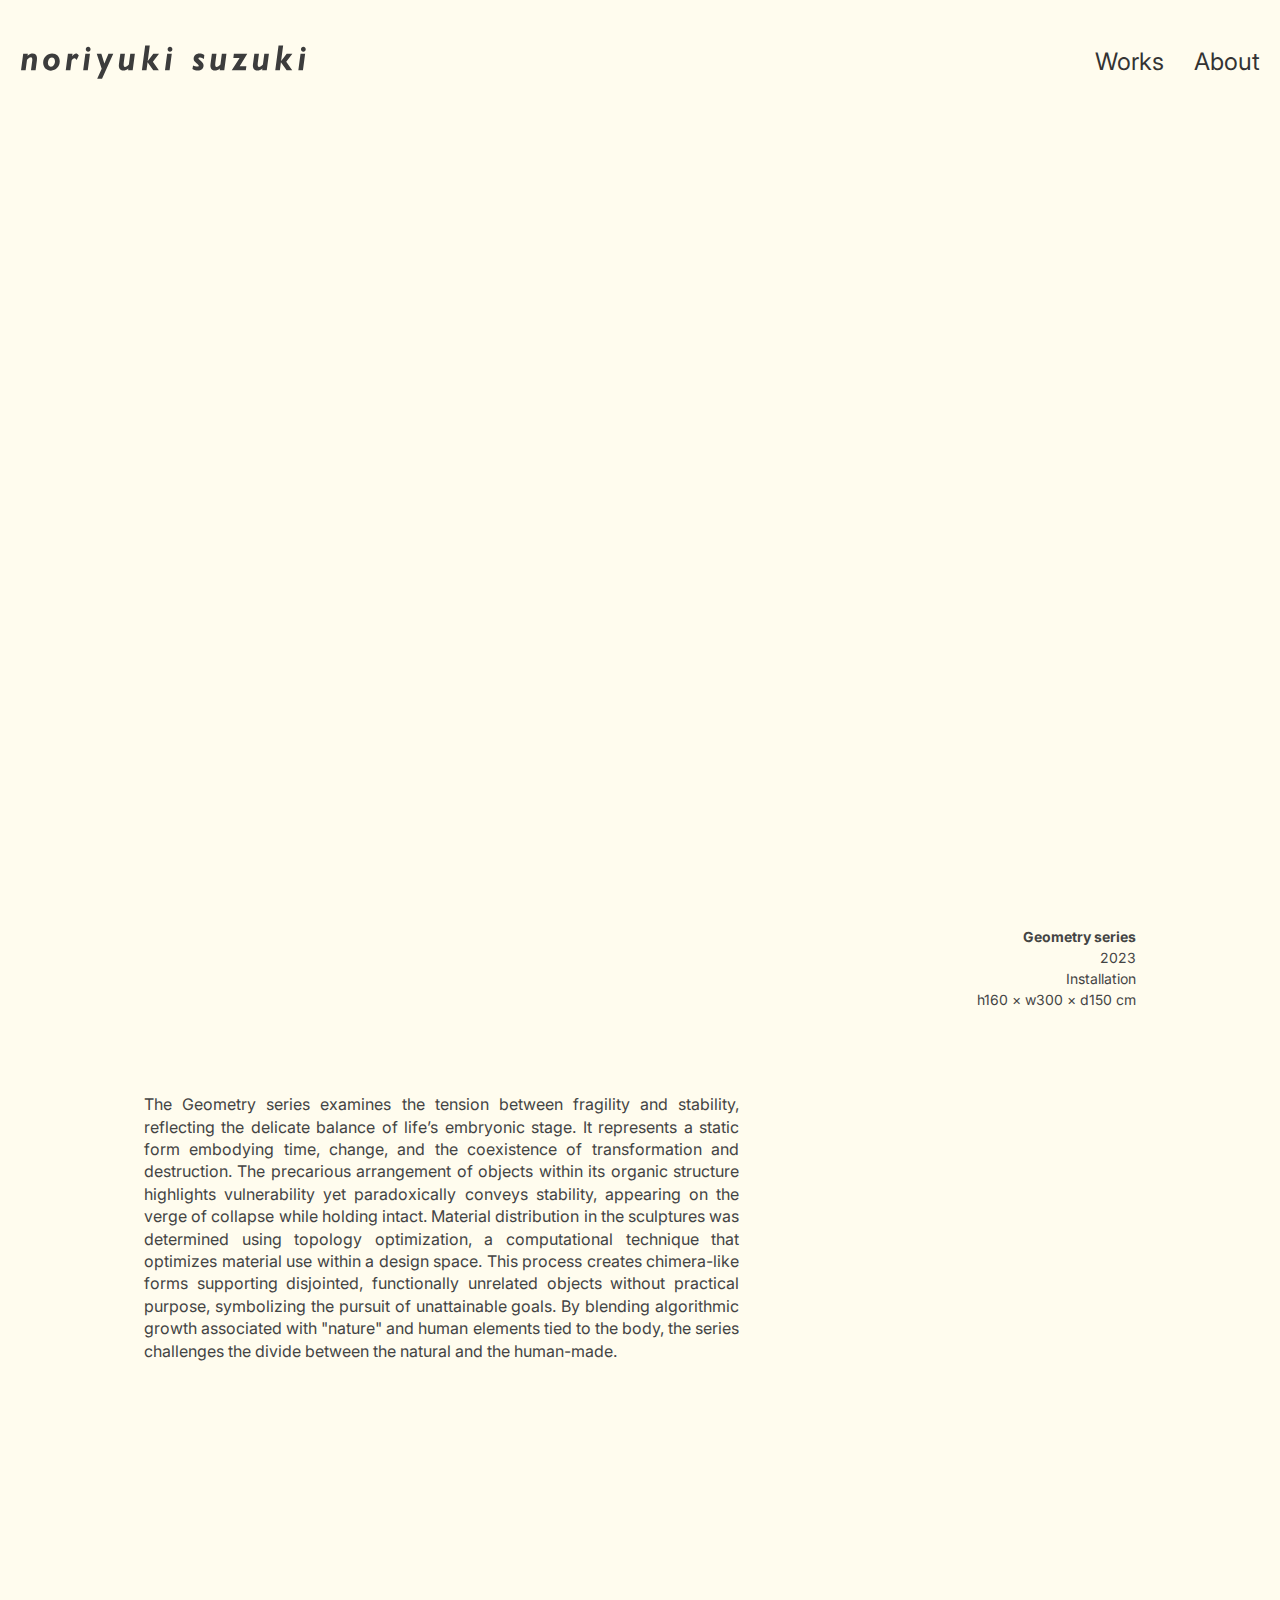
<file: geometry.html>
<!DOCTYPE html>
<html lang="en">
  <head>
    <meta charset="UTF-8" />
    <meta name="viewport" content="width=device-width, initial-scale=1.0" />
    <title>Noriyuki Suzuki &nbsp;| &nbsp;鈴木 紀之</title>
    <link
      href="https://fonts.googleapis.com/css2?family=Inter:wght@400;500;700&display=swap"
      rel="stylesheet"
    />
    <link rel="stylesheet" href="css/style.css" />
    <link rel="icon" type="image/x-icon" href="favicon.ico" />
  </head>
  <body class="each-work">
    <!-- Navigation Bar -->
    <header id="navbar">
      <div class="nav-container">
        <a href="index.html" class="logo">
          <img src="img/logo.svg" alt="Noriyuki Suzuki" class="logo-img" />
        </a>
        <nav class="main-nav">
          <a href="works.html">Works</a>
          <a href="about.html">About</a>
        </nav>
      </div>
    </header>

    <!-- Main Content -->
    <main class="content">
      <div class="each-work-lapper">
        <div class="main-image">
          <img src="img/geometry/bone_01.jpg" alt="bone" />
        </div>
        <div class="work-info">
          <p><strong>Geometry series</strong></p>
          <p>2023</p>
          <p>Installation</p>
          <p>h160 × w300 × d150 cm</p>
        </div>
        <div class="first-work-description">
          <p>
            The Geometry series examines the tension between fragility and
            stability, reflecting the delicate balance of life’s embryonic
            stage. It represents a static form embodying time, change, and the
            coexistence of transformation and destruction. The precarious
            arrangement of objects within its organic structure highlights
            vulnerability yet paradoxically conveys stability, appearing on the
            verge of collapse while holding intact. Material distribution in the
            sculptures was determined using topology optimization, a
            computational technique that optimizes material use within a design
            space. This process creates chimera-like forms supporting
            disjointed, functionally unrelated objects without practical
            purpose, symbolizing the pursuit of unattainable goals. By blending
            algorithmic growth associated with "nature" and human elements tied
            to the body, the series challenges the divide between the natural
            and the human-made.
          </p>
        </div>
        <div class="work-images-small">
          <img src="img/geometry/shoelace_01.jpg" alt="" />
        </div>
        <div class="work-images-small">
          <img src="img/geometry/glass_wide_01.jpg" alt="" />
        </div>
        <div class="work-images-big">
          <img src="img/geometry/wood_size_mod.jpg" alt="" />
        </div>
      </div>
    </main>

    <script src="js/script.js"></script>
  </body>
</html>
</file>
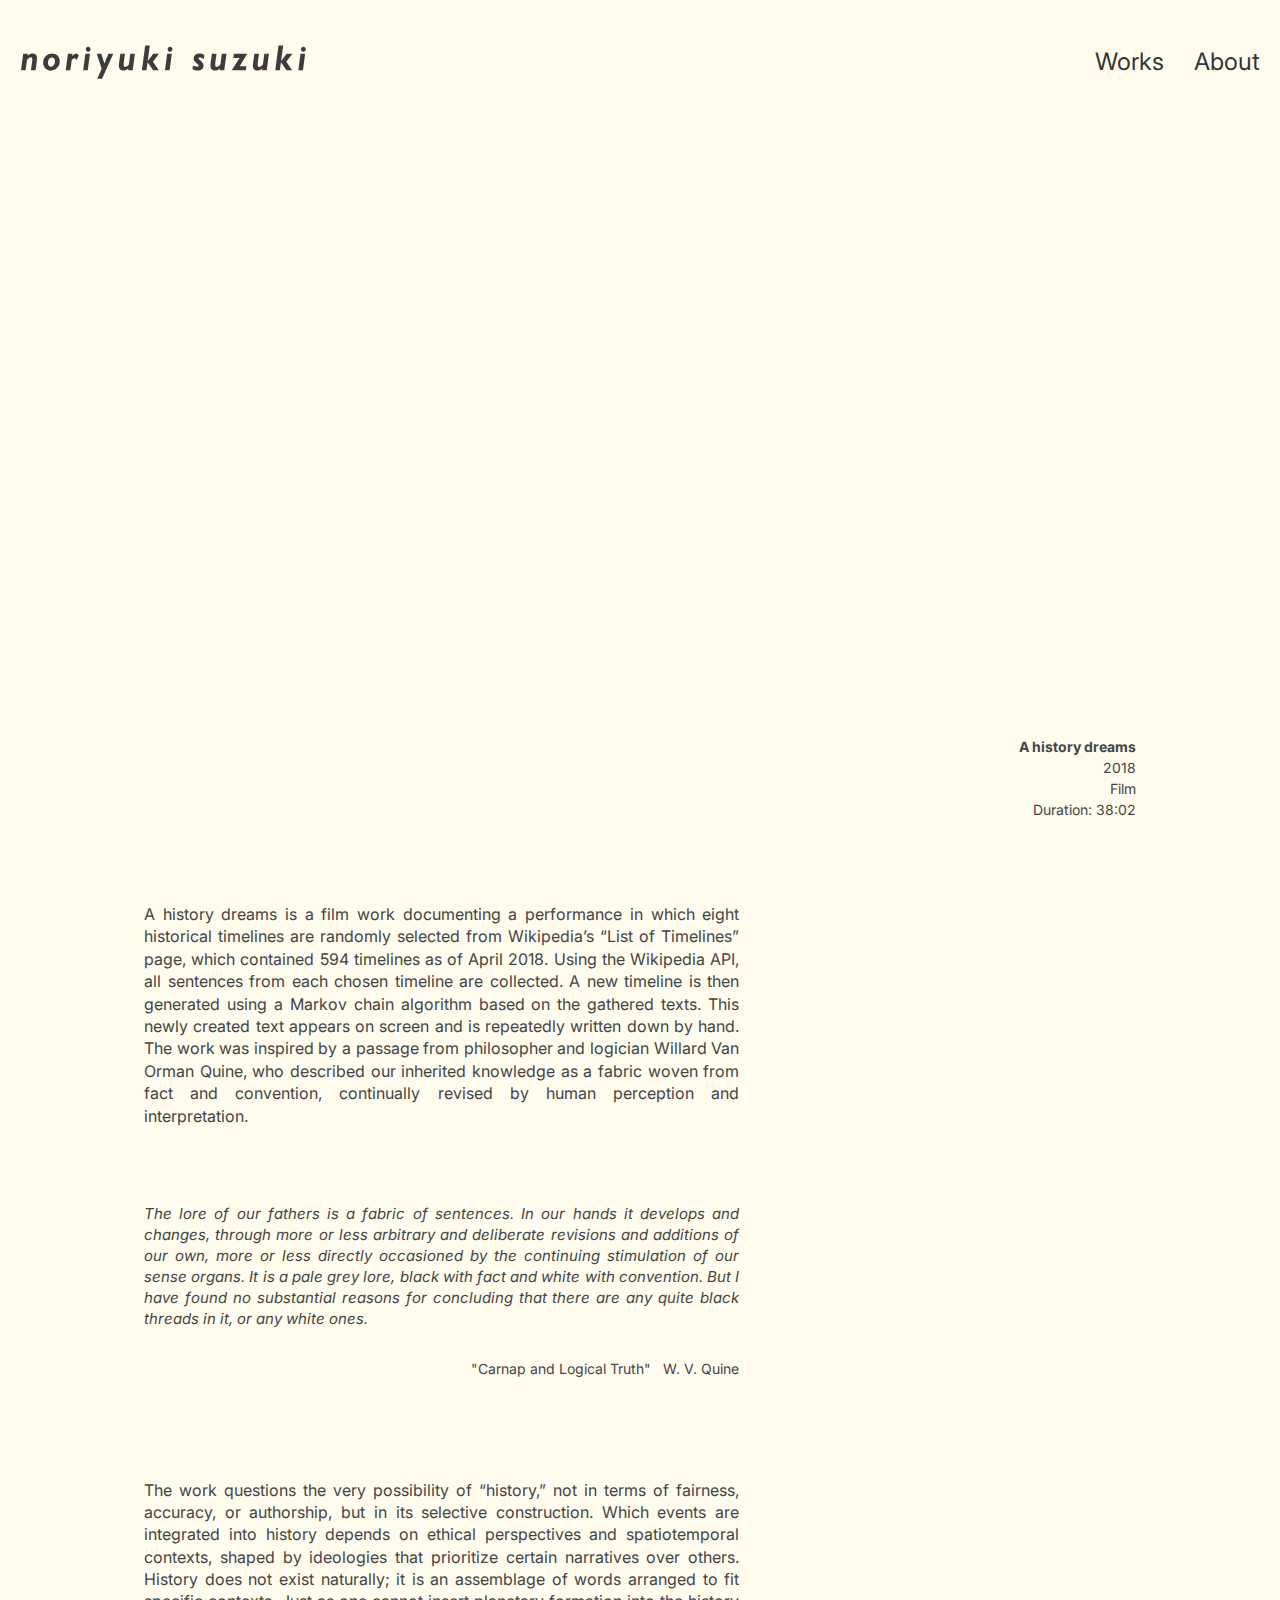
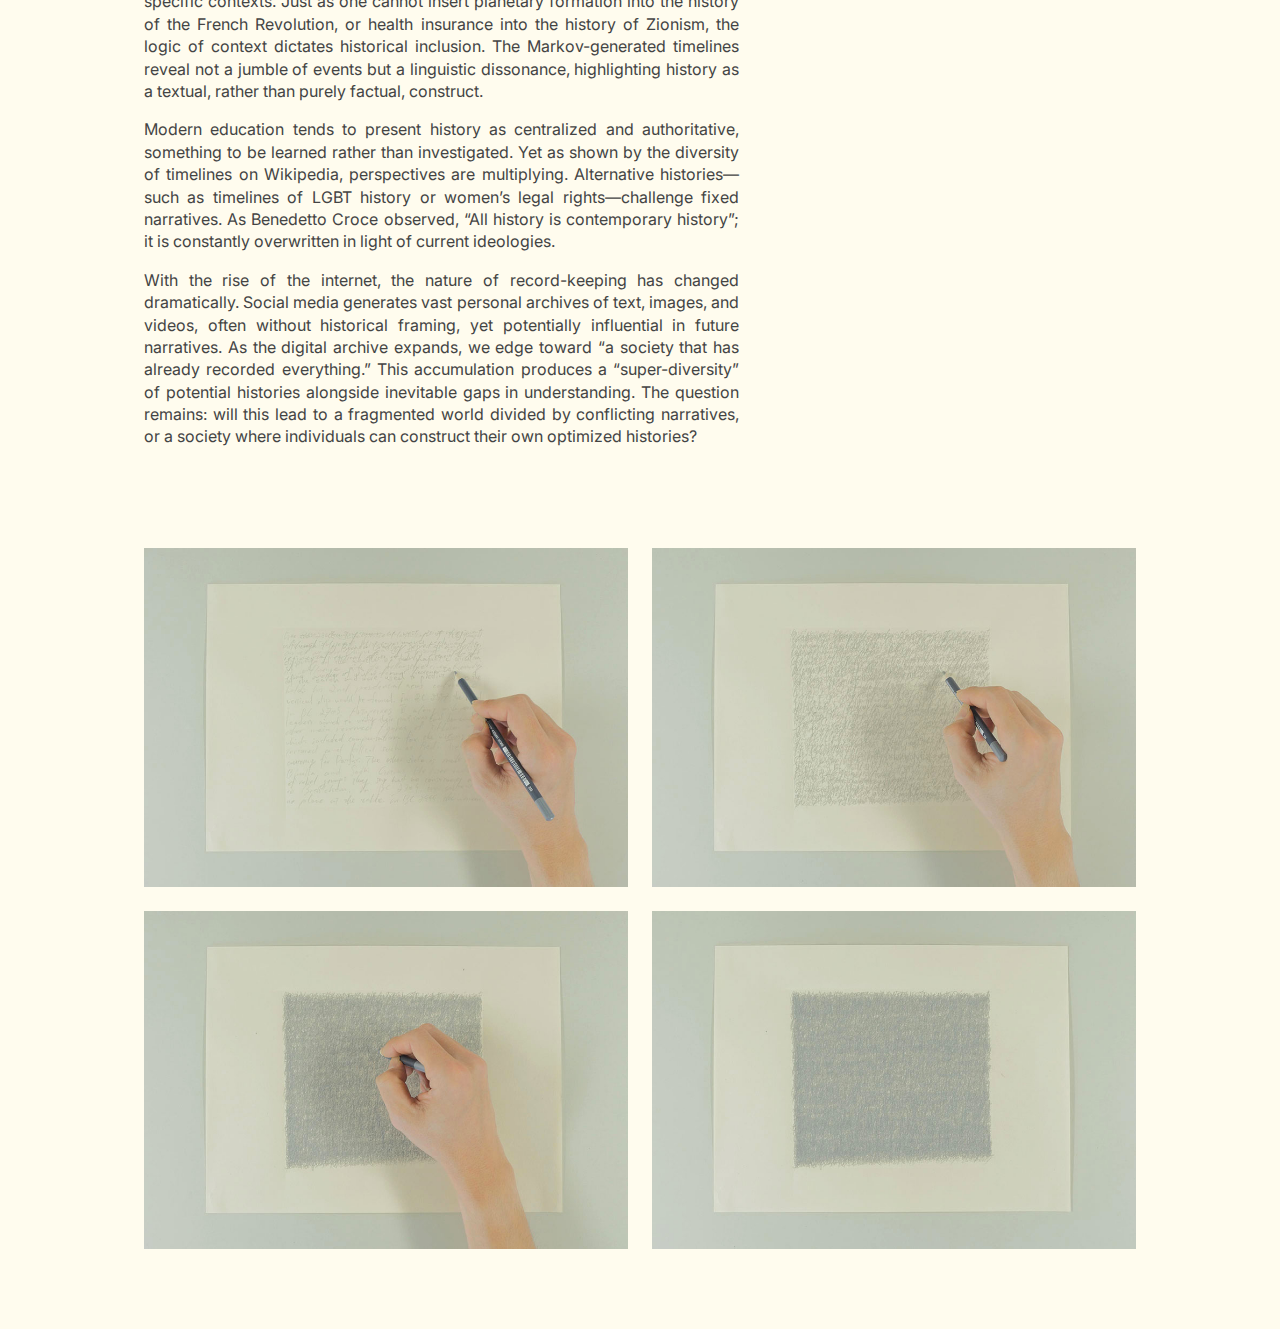
<file: history.html>
<!DOCTYPE html>
<html lang="en">
  <head>
    <meta charset="UTF-8" />
    <meta name="viewport" content="width=device-width, initial-scale=1.0" />
    <title>Noriyuki Suzuki &nbsp;| &nbsp;鈴木 紀之</title>
    <link
      href="https://fonts.googleapis.com/css2?family=Inter:wght@400;500;700&display=swap"
      rel="stylesheet"
    />
    <link rel="stylesheet" href="css/style.css" />
    <link rel="icon" type="image/x-icon" href="favicon.ico" />
  </head>
  <body class="each-work">
    <!-- Navigation Bar -->
    <header id="navbar">
      <div class="nav-container">
        <a href="index.html" class="logo">
          <img src="img/logo.svg" alt="Noriyuki Suzuki" class="logo-img" />
        </a>
        <nav class="main-nav">
          <a href="works.html">Works</a>
          <a href="about.html">About</a>
        </nav>
      </div>
    </header>

    <!-- Main Content -->
    <main class="content">
      <div class="each-work-lapper">
        <div class="video-lapper">
          <iframe
            src="https://player.vimeo.com/video/266882948"
            frameborder="0"
            webkitallowfullscreen
            mozallowfullscreen
            allowfullscreen
          ></iframe>
        </div>
        <div class="work-info">
          <p><strong>A history dreams</strong></p>
          <p>2018</p>
          <p>Film</p>
          <p>Duration: 38:02</p>
        </div>
        <div class="first-work-description">
          <p>
            A history dreams is a film work documenting a performance in which
            eight historical timelines are randomly selected from Wikipedia’s
            “List of Timelines” page, which contained 594 timelines as of April
            2018. Using the Wikipedia API, all sentences from each chosen
            timeline are collected. A new timeline is then generated using a
            Markov chain algorithm based on the gathered texts. This newly
            created text appears on screen and is repeatedly written down by
            hand. The work was inspired by a passage from philosopher and
            logician Willard Van Orman Quine, who described our inherited
            knowledge as a fabric woven from fact and convention, continually
            revised by human perception and interpretation.
          </p>
        </div>
        <div class="citation">
          <em
            >The lore of our fathers is a fabric of sentences. In our hands it
            develops and changes, through more or less arbitrary and deliberate
            revisions and additions of our own, more or less directly occasioned
            by the continuing stimulation of our sense organs. It is a pale grey
            lore, black with fact and white with convention. But I have found no
            substantial reasons for concluding that there are any quite black
            threads in it, or any white ones.</em
          >
          <p>"Carnap and Logical Truth"   W. V. Quine</p>
        </div>
        <div class="work-description">
          <p>
            The work questions the very possibility of “history,” not in terms
            of fairness, accuracy, or authorship, but in its selective
            construction. Which events are integrated into history depends on
            ethical perspectives and spatiotemporal contexts, shaped by
            ideologies that prioritize certain narratives over others. History
            does not exist naturally; it is an assemblage of words arranged to
            fit specific contexts. Just as one cannot insert planetary formation
            into the history of the French Revolution, or health insurance into
            the history of Zionism, the logic of context dictates historical
            inclusion. The Markov-generated timelines reveal not a jumble of
            events but a linguistic dissonance, highlighting history as a
            textual, rather than purely factual, construct.
          </p>
          <p>
            Modern education tends to present history as centralized and
            authoritative, something to be learned rather than investigated. Yet
            as shown by the diversity of timelines on Wikipedia, perspectives
            are multiplying. Alternative histories—such as timelines of LGBT
            history or women’s legal rights—challenge fixed narratives. As
            Benedetto Croce observed, “All history is contemporary history”; it
            is constantly overwritten in light of current ideologies.
          </p>
          <p>
            With the rise of the internet, the nature of record-keeping has
            changed dramatically. Social media generates vast personal archives
            of text, images, and videos, often without historical framing, yet
            potentially influential in future narratives. As the digital archive
            expands, we edge toward “a society that has already recorded
            everything.” This accumulation produces a “super-diversity” of
            potential histories alongside inevitable gaps in understanding. The
            question remains: will this lead to a fragmented world divided by
            conflicting narratives, or a society where individuals can construct
            their own optimized histories?
          </p>
        </div>
        <div class="work-images-2x2">
          <img src="img/history/history_001.jpg" alt="image01" />
          <img src="img/history/history_002.jpg" alt="image02" />
          <img src="img/history/history_003.jpg" alt="image03" />
          <img src="img/history/history_004.jpg" alt="image04" />
        </div>
      </div>
    </main>
    <script src="js/script.js"></script>
    <script defer src="https://cloud.umami.is/script.js" data-website-id="45fd7a94-e49e-4876-ad93-5776cb739869"></script>
  </body>
</html>
</file>
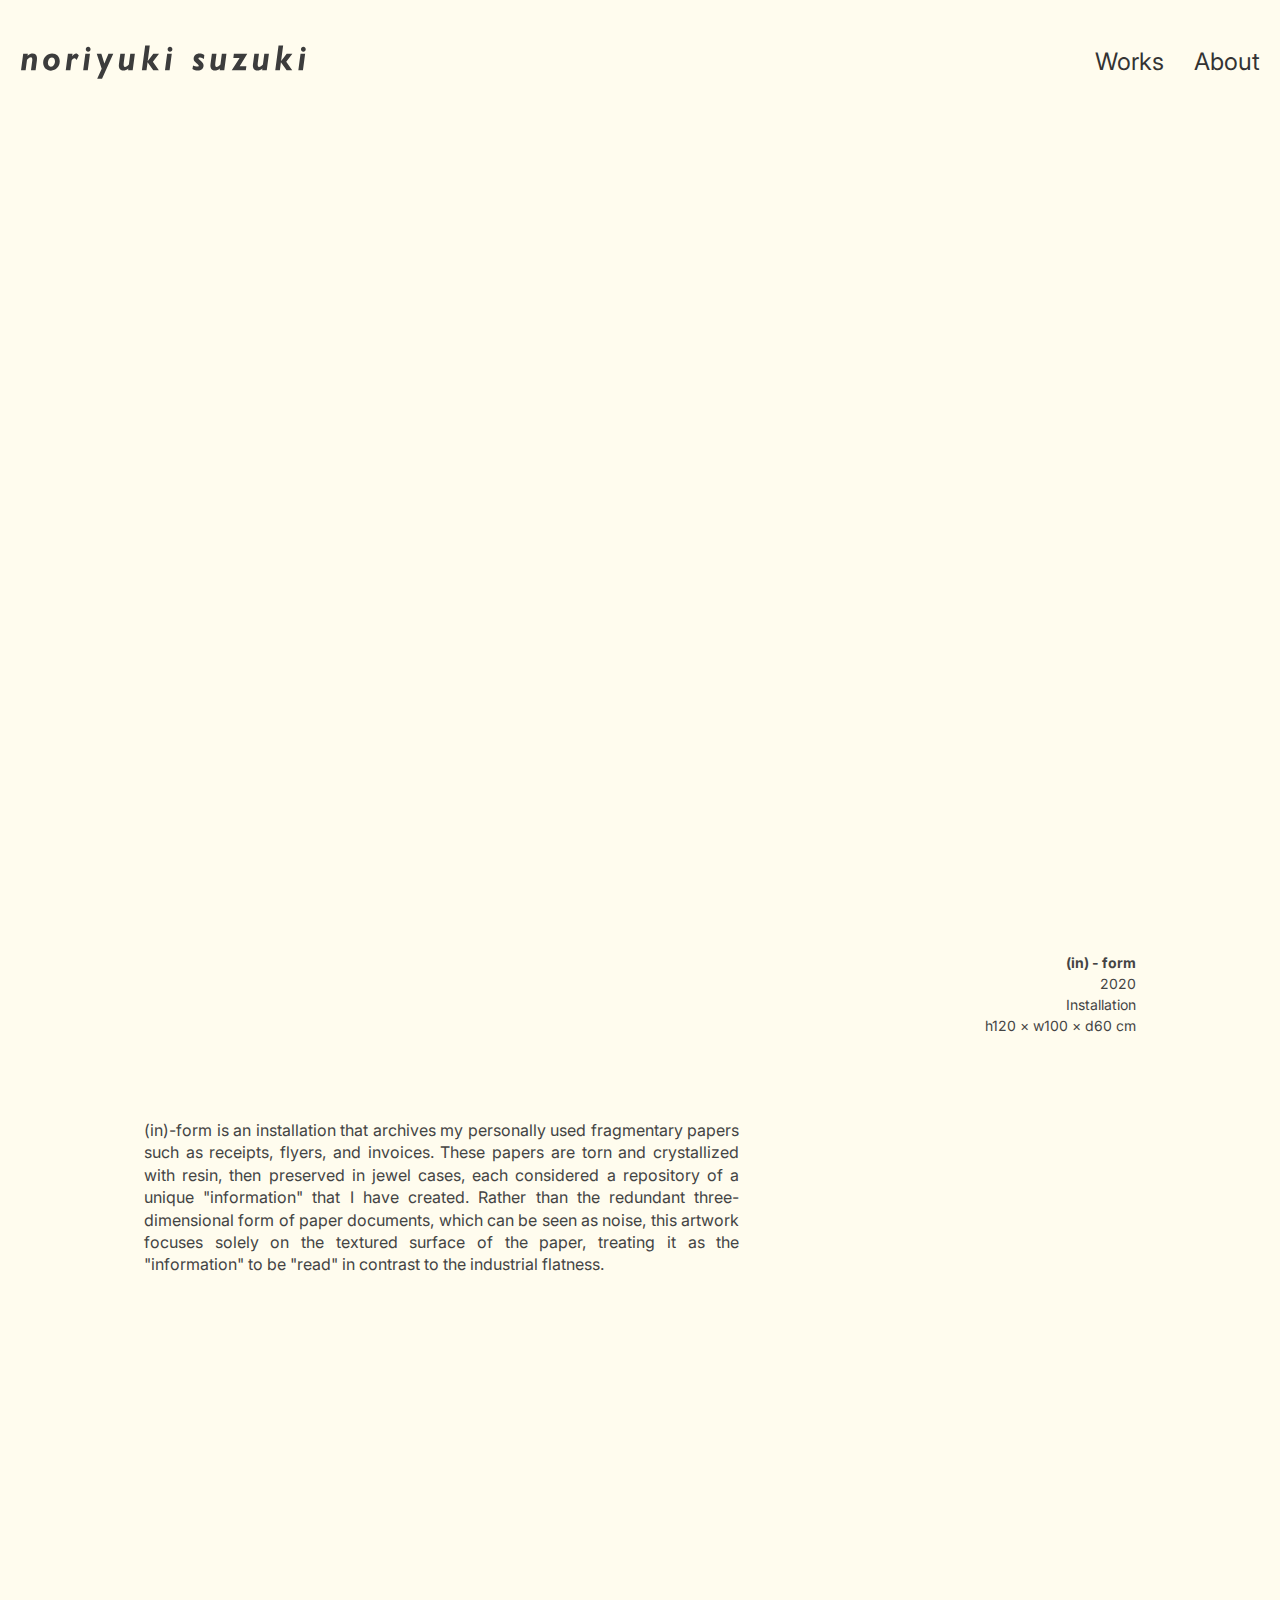
<file: inform.html>
<!DOCTYPE html>
<html lang="en">
  <head>
    <meta charset="UTF-8" />
    <meta name="viewport" content="width=device-width, initial-scale=1.0" />
    <title>Noriyuki Suzuki &nbsp;| &nbsp;鈴木 紀之</title>
    <link
      href="https://fonts.googleapis.com/css2?family=Inter:wght@400;500;700&display=swap"
      rel="stylesheet"
    />
    <link rel="stylesheet" href="css/style.css" />
    <link rel="icon" type="image/x-icon" href="favicon.ico" />
  </head>
  <body class="each-work">
    <!-- Navigation Bar -->
    <header id="navbar">
      <div class="nav-container">
        <a href="index.html" class="logo">
          <img src="img/logo.svg" alt="Noriyuki Suzuki" class="logo-img" />
        </a>
        <nav class="main-nav">
          <a href="works.html">Works</a>
          <a href="about.html">About</a>
        </nav>
      </div>
    </header>

    <!-- Main Content -->
    <main class="content">
      <div class="each-work-lapper">
        <div class="main-image">
          <img src="img/inform/inform_01.jpg" alt="" />
        </div>
        <div class="work-info">
          <p><strong>(in) - form</strong></p>
          <p>2020</p>
          <p>Installation</p>
          <p>h120 × w100 × d60 cm</p>
        </div>
        <div class="first-work-description">
          <p>
            (in)-form is an installation that archives my personally used
            fragmentary papers such as receipts, flyers, and invoices. These
            papers are torn and crystallized with resin, then preserved in jewel
            cases, each considered a repository of a unique "information" that I
            have created. Rather than the redundant three-dimensional form of
            paper documents, which can be seen as noise, this artwork focuses
            solely on the textured surface of the paper, treating it as the
            "information" to be "read" in contrast to the industrial flatness.
          </p>
        </div>
        <div class="work-images-small">
          <img src="img/inform/inform_02.jpg" alt="" />
        </div>
      </div>
    </main>

    <script src="js/script.js"></script>
    <script defer src="https://cloud.umami.is/script.js" data-website-id="45fd7a94-e49e-4876-ad93-5776cb739869"></script>
  </body>
</html>
</file>
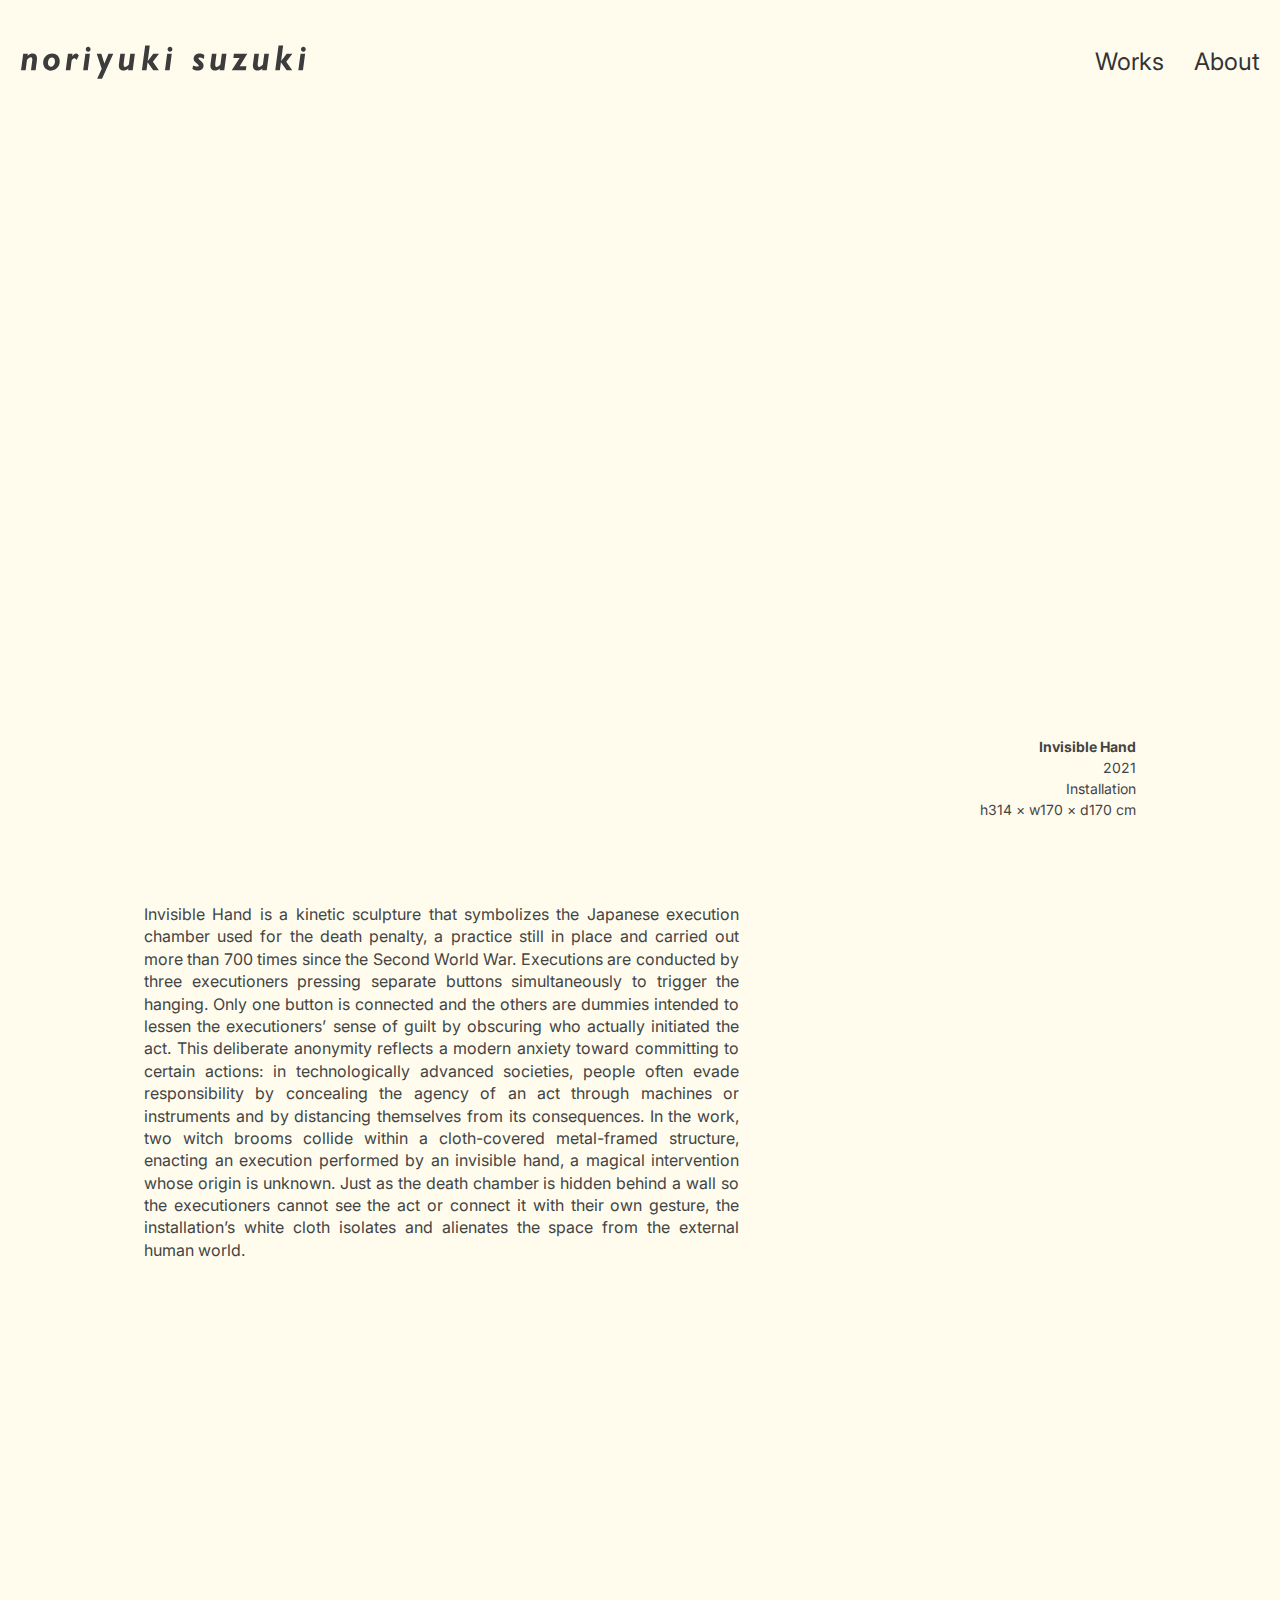
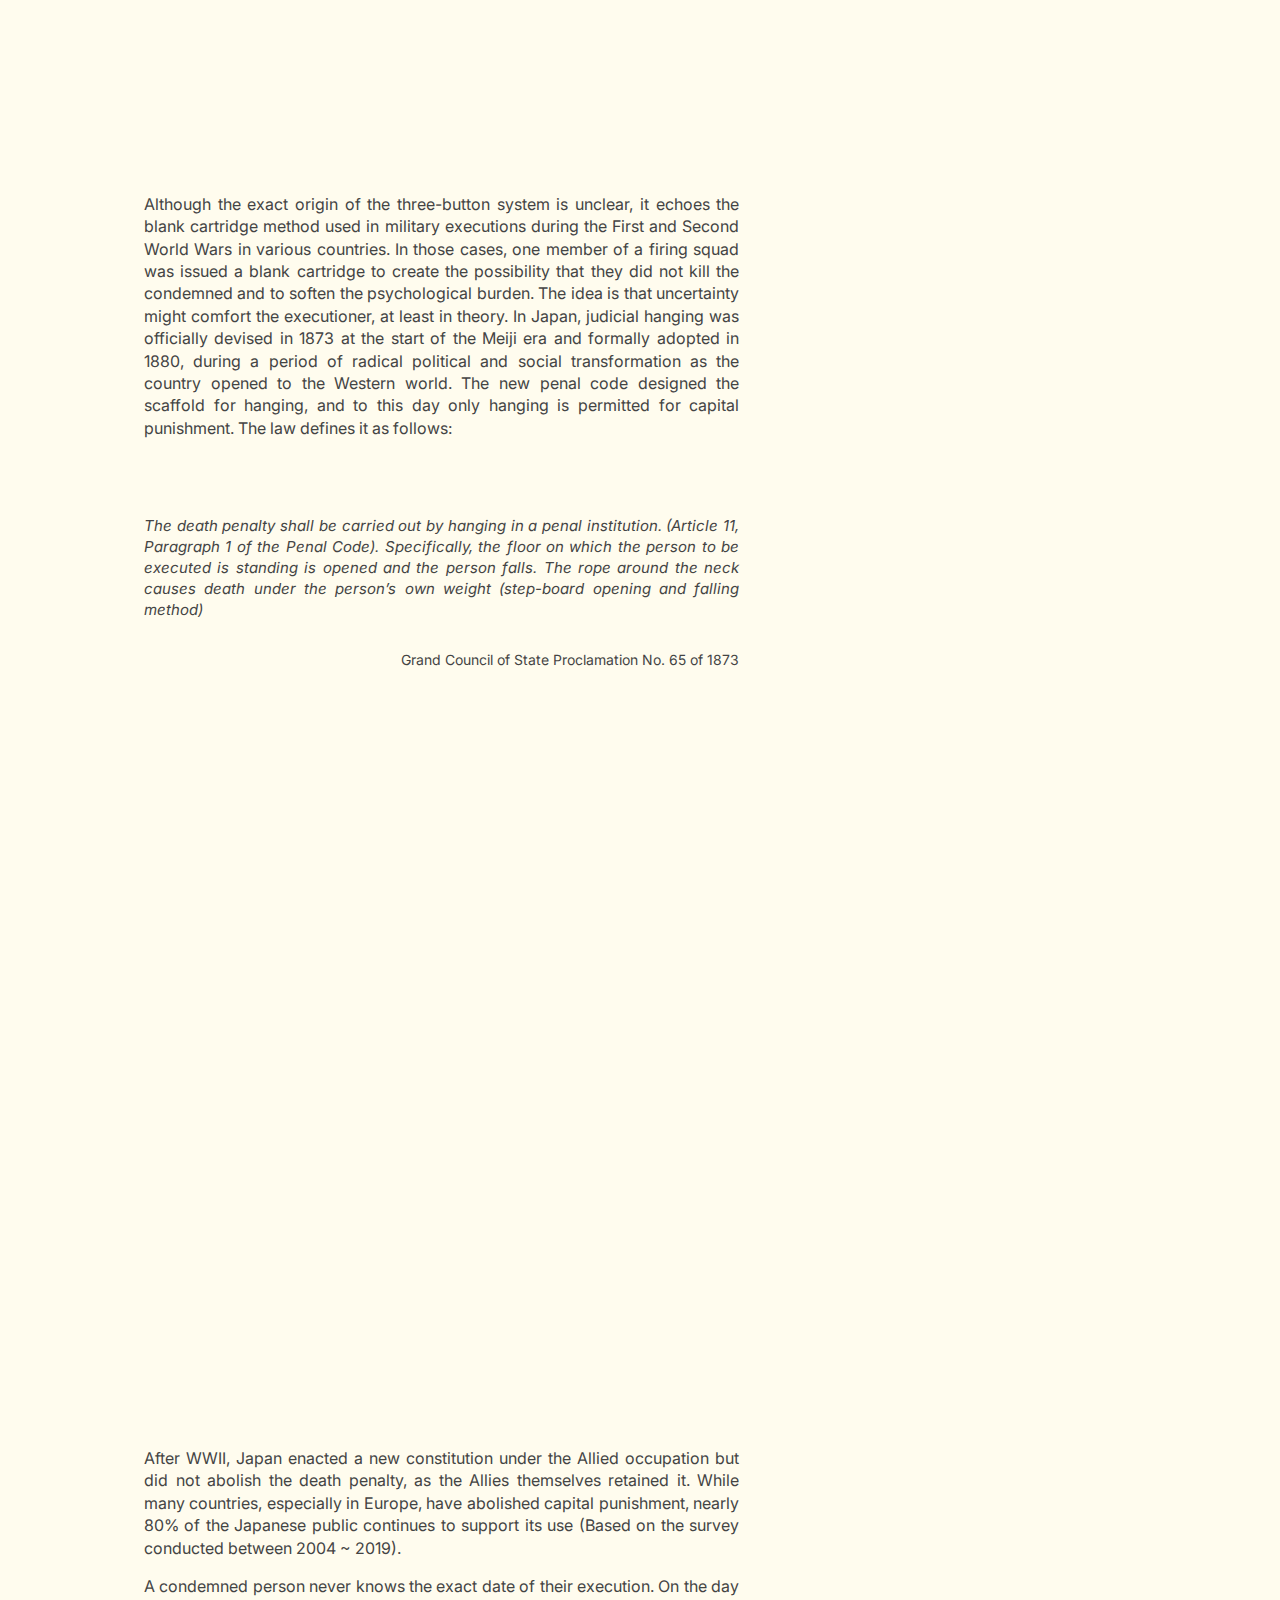
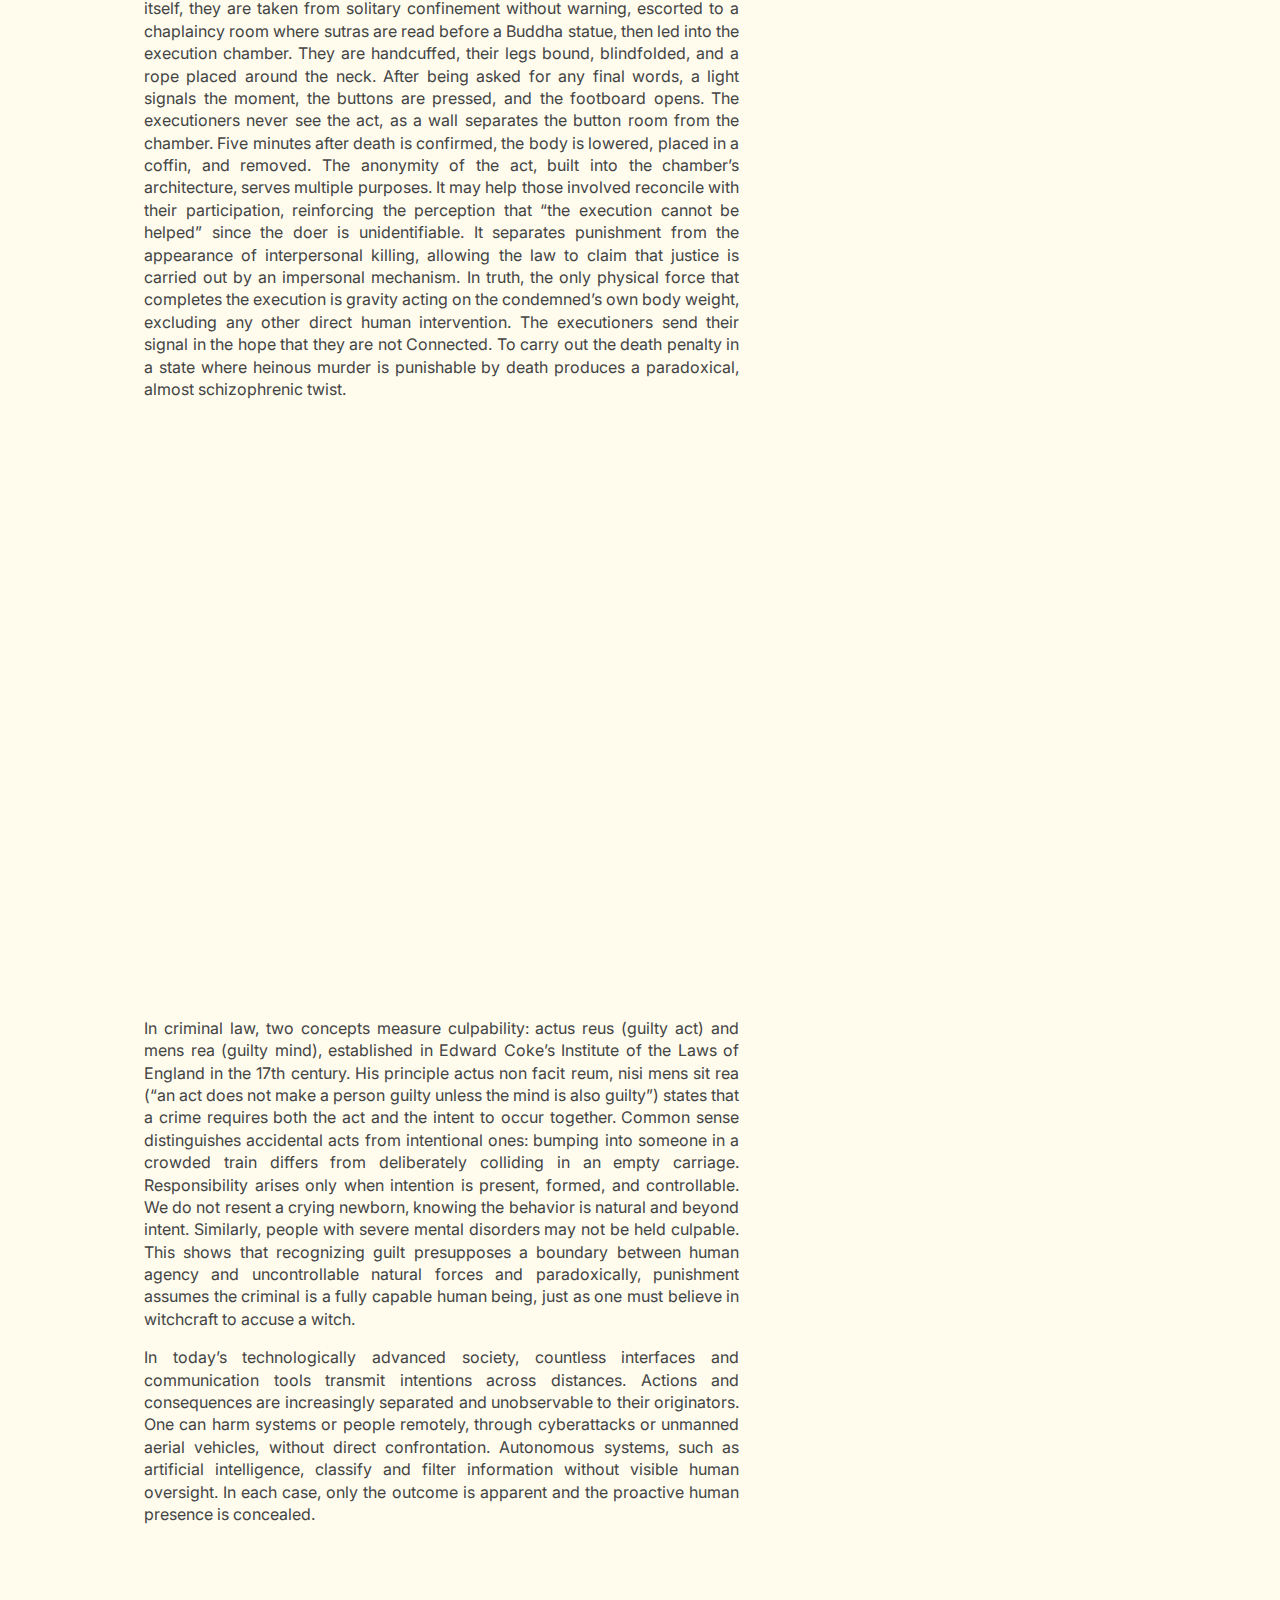
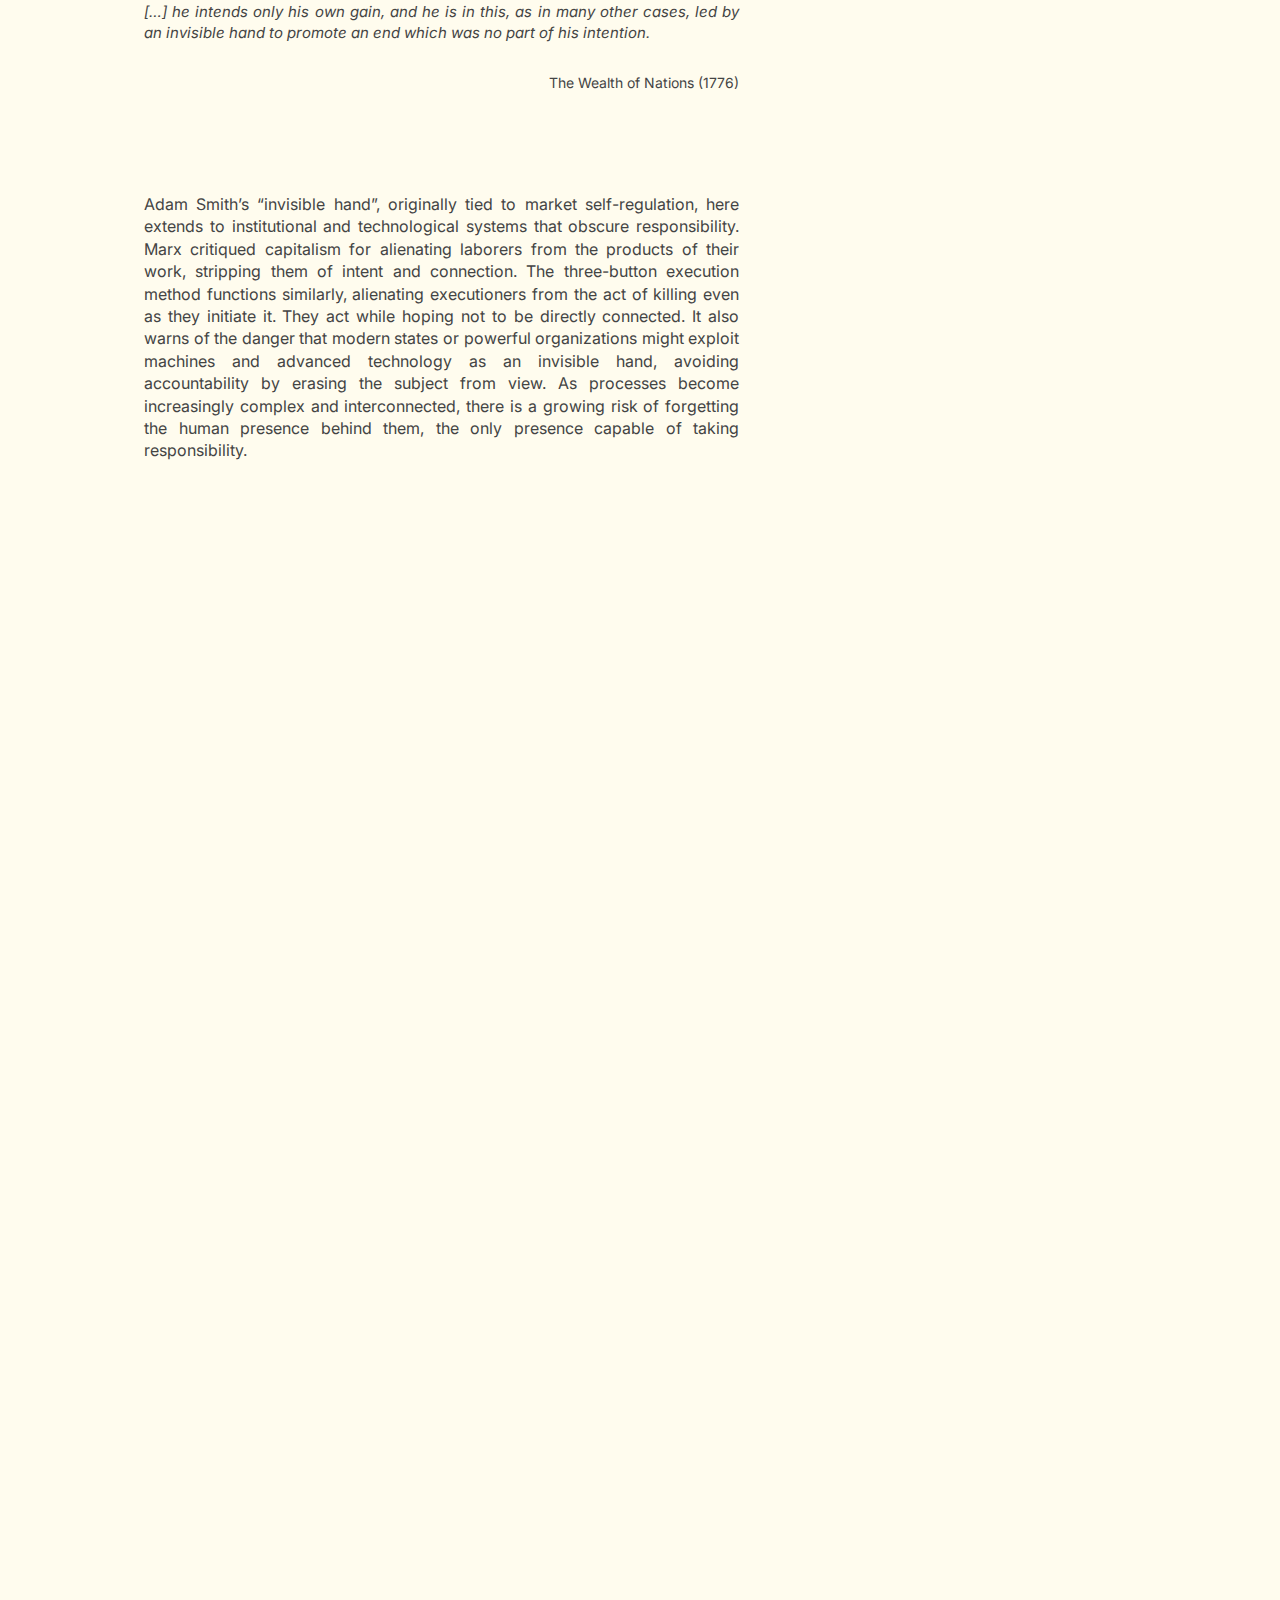
<file: invisibleHand.html>
<!DOCTYPE html>
<html lang="en">
  <head>
    <meta charset="UTF-8" />
    <meta name="viewport" content="width=device-width, initial-scale=1.0" />
    <title>Noriyuki Suzuki &nbsp;| &nbsp;鈴木 紀之</title>
    <link
      href="https://fonts.googleapis.com/css2?family=Inter:wght@400;500;700&display=swap"
      rel="stylesheet"
    />
    <link rel="stylesheet" href="css/style.css" />
    <link rel="icon" type="image/x-icon" href="favicon.ico" />
  </head>
  <body class="each-work">
    <!-- Navigation Bar -->
    <header id="navbar">
      <div class="nav-container">
        <a href="index.html" class="logo">
          <img src="img/logo.svg" alt="Noriyuki Suzuki" class="logo-img" />
        </a>
        <nav class="main-nav">
          <a href="works.html">Works</a>
          <a href="about.html">About</a>
        </nav>
      </div>
    </header>

    <!-- Main Content -->
    <main class="content">
      <div class="each-work-lapper">
        <div class="video-lapper">
          <iframe
            src="https://player.vimeo.com/video/670735483"
            class=""
            frameborder="0"
            webkitallowfullscreen
            mozallowfullscreen
            allowfullscreen
          ></iframe>
        </div>
        <div class="work-info">
          <p><strong>Invisible Hand</strong></p>
          <p>2021</p>
          <p>Installation</p>
          <p>h314 × w170 × d170 cm</p>
        </div>
        <div class="first-work-description">
          <p>
            Invisible Hand is a kinetic sculpture that symbolizes the Japanese
            execution chamber used for the death penalty, a practice still in
            place and carried out more than 700 times since the Second World
            War. Executions are conducted by three executioners pressing
            separate buttons simultaneously to trigger the hanging. Only one
            button is connected and the others are dummies intended to lessen
            the executioners’ sense of guilt by obscuring who actually initiated
            the act. This deliberate anonymity reflects a modern anxiety toward
            committing to certain actions: in technologically advanced
            societies, people often evade responsibility by concealing the
            agency of an act through machines or instruments and by distancing
            themselves from its consequences. In the work, two witch brooms
            collide within a cloth-covered metal-framed structure, enacting an
            execution performed by an invisible hand, a magical intervention
            whose origin is unknown. Just as the death chamber is hidden behind
            a wall so the executioners cannot see the act or connect it with
            their own gesture, the installation’s white cloth isolates and
            alienates the space from the external human world.
          </p>
        </div>
        <div class="work-images-small">
          <img src="img/invisibleHand/buttons.jpg" alt="" />
        </div>
        <div class="work-description">
          <p>
            Although the exact origin of the three-button system is unclear, it
            echoes the blank cartridge method used in military executions during
            the First and Second World Wars in various countries. In those
            cases, one member of a firing squad was issued a blank cartridge to
            create the possibility that they did not kill the condemned and to
            soften the psychological burden. The idea is that uncertainty might
            comfort the executioner, at least in theory. In Japan, judicial
            hanging was officially devised in 1873 at the start of the Meiji era
            and formally adopted in 1880, during a period of radical political
            and social transformation as the country opened to the Western
            world. The new penal code designed the scaffold for hanging, and to
            this day only hanging is permitted for capital punishment. The law
            defines it as follows:
          </p>
        </div>
        <div class="citation">
          <em
            >The death penalty shall be carried out by hanging in a penal
            institution. (Article 11, Paragraph 1 of the Penal Code).
            Specifically, the floor on which the person to be executed is
            standing is opened and the person falls. The rope around the neck
            causes death under the person’s own weight (step-board opening and
            falling method)</em
          >
          <p>Grand Council of State Proclamation No. 65 of 1873</p>
        </div>
        <div class="work-images-small scafold-image">
          <img src="img/invisibleHand/001_dajokanfukoku.png" alt="" />
        </div>
        <div class="work-description">
          <p>
            After WWII, Japan enacted a new constitution under the Allied
            occupation but did not abolish the death penalty, as the Allies
            themselves retained it. While many countries, especially in Europe,
            have abolished capital punishment, nearly 80% of the Japanese public
            continues to support its use (Based on the survey conducted between
            2004 ~ 2019).
          </p>
          <p>
            A condemned person never knows the exact date of their execution. On
            the day itself, they are taken from solitary confinement without
            warning, escorted to a chaplaincy room where sutras are read before
            a Buddha statue, then led into the execution chamber. They are
            handcuffed, their legs bound, blindfolded, and a rope placed around
            the neck. After being asked for any final words, a light signals the
            moment, the buttons are pressed, and the footboard opens. The
            executioners never see the act, as a wall separates the button room
            from the chamber. Five minutes after death is confirmed, the body is
            lowered, placed in a coffin, and removed. The anonymity of the act,
            built into the chamber’s architecture, serves multiple purposes. It
            may help those involved reconcile with their participation,
            reinforcing the perception that “the execution cannot be helped”
            since the doer is unidentifiable. It separates punishment from the
            appearance of interpersonal killing, allowing the law to claim that
            justice is carried out by an impersonal mechanism. In truth, the
            only physical force that completes the execution is gravity acting
            on the condemned’s own body weight, excluding any other direct human
            intervention. The executioners send their signal in the hope that
            they are not Connected. To carry out the death penalty in a state
            where heinous murder is punishable by death produces a paradoxical,
            almost schizophrenic twist.
          </p>
        </div>
        <div class="work-images-big">
          <img src="img/invisibleHand/tokyo_detention_house.png" alt="" />
        </div>
        <div class="work-description">
          <p>
            In criminal law, two concepts measure culpability: actus reus
            (guilty act) and mens rea (guilty mind), established in Edward
            Coke’s Institute of the Laws of England in the 17th century. His
            principle actus non facit reum, nisi mens sit rea (“an act does not
            make a person guilty unless the mind is also guilty”) states that a
            crime requires both the act and the intent to occur together. Common
            sense distinguishes accidental acts from intentional ones: bumping
            into someone in a crowded train differs from deliberately colliding
            in an empty carriage. Responsibility arises only when intention is
            present, formed, and controllable. We do not resent a crying
            newborn, knowing the behavior is natural and beyond intent.
            Similarly, people with severe mental disorders may not be held
            culpable. This shows that recognizing guilt presupposes a boundary
            between human agency and uncontrollable natural forces and
            paradoxically, punishment assumes the criminal is a fully capable
            human being, just as one must believe in witchcraft to accuse a
            witch.
          </p>
          <p>
            In today’s technologically advanced society, countless interfaces
            and communication tools transmit intentions across distances.
            Actions and consequences are increasingly separated and unobservable
            to their originators. One can harm systems or people remotely,
            through cyberattacks or unmanned aerial vehicles, without direct
            confrontation. Autonomous systems, such as artificial intelligence,
            classify and filter information without visible human oversight. In
            each case, only the outcome is apparent and the proactive human
            presence is concealed.
          </p>
        </div>
        <div class="citation">
          <em
            >[…] he intends only his own gain, and he is in this, as in many
            other cases, led by an invisible hand to promote an end which was no
            part of his intention.</em
          >
          <p>The Wealth of Nations (1776)</p>
        </div>
        <div class="work-description">
          <p>
            Adam Smith’s “invisible hand”, originally tied to market
            self-regulation, here extends to institutional and technological
            systems that obscure responsibility. Marx critiqued capitalism for
            alienating laborers from the products of their work, stripping them
            of intent and connection. The three-button execution method
            functions similarly, alienating executioners from the act of killing
            even as they initiate it. They act while hoping not to be directly
            connected. It also warns of the danger that modern states or
            powerful organizations might exploit machines and advanced
            technology as an invisible hand, avoiding accountability by erasing
            the subject from view. As processes become increasingly complex and
            interconnected, there is a growing risk of forgetting the human
            presence behind them, the only presence capable of taking
            responsibility.
          </p>
        </div>
        <div class="work-images-small">
          <img src="img/invisibleHand/invisibleHand_03.jpg" alt="" />
        </div>
        <div class="work-images-big">
          <img src="img/invisibleHand/invisibleHand_04.jpg" alt="" />
        </div>
      </div>
    </main>

    <script src="js/script.js"></script>
    <script defer src="https://cloud.umami.is/script.js" data-website-id="45fd7a94-e49e-4876-ad93-5776cb739869"></script>
  </body>
</html>
</file>
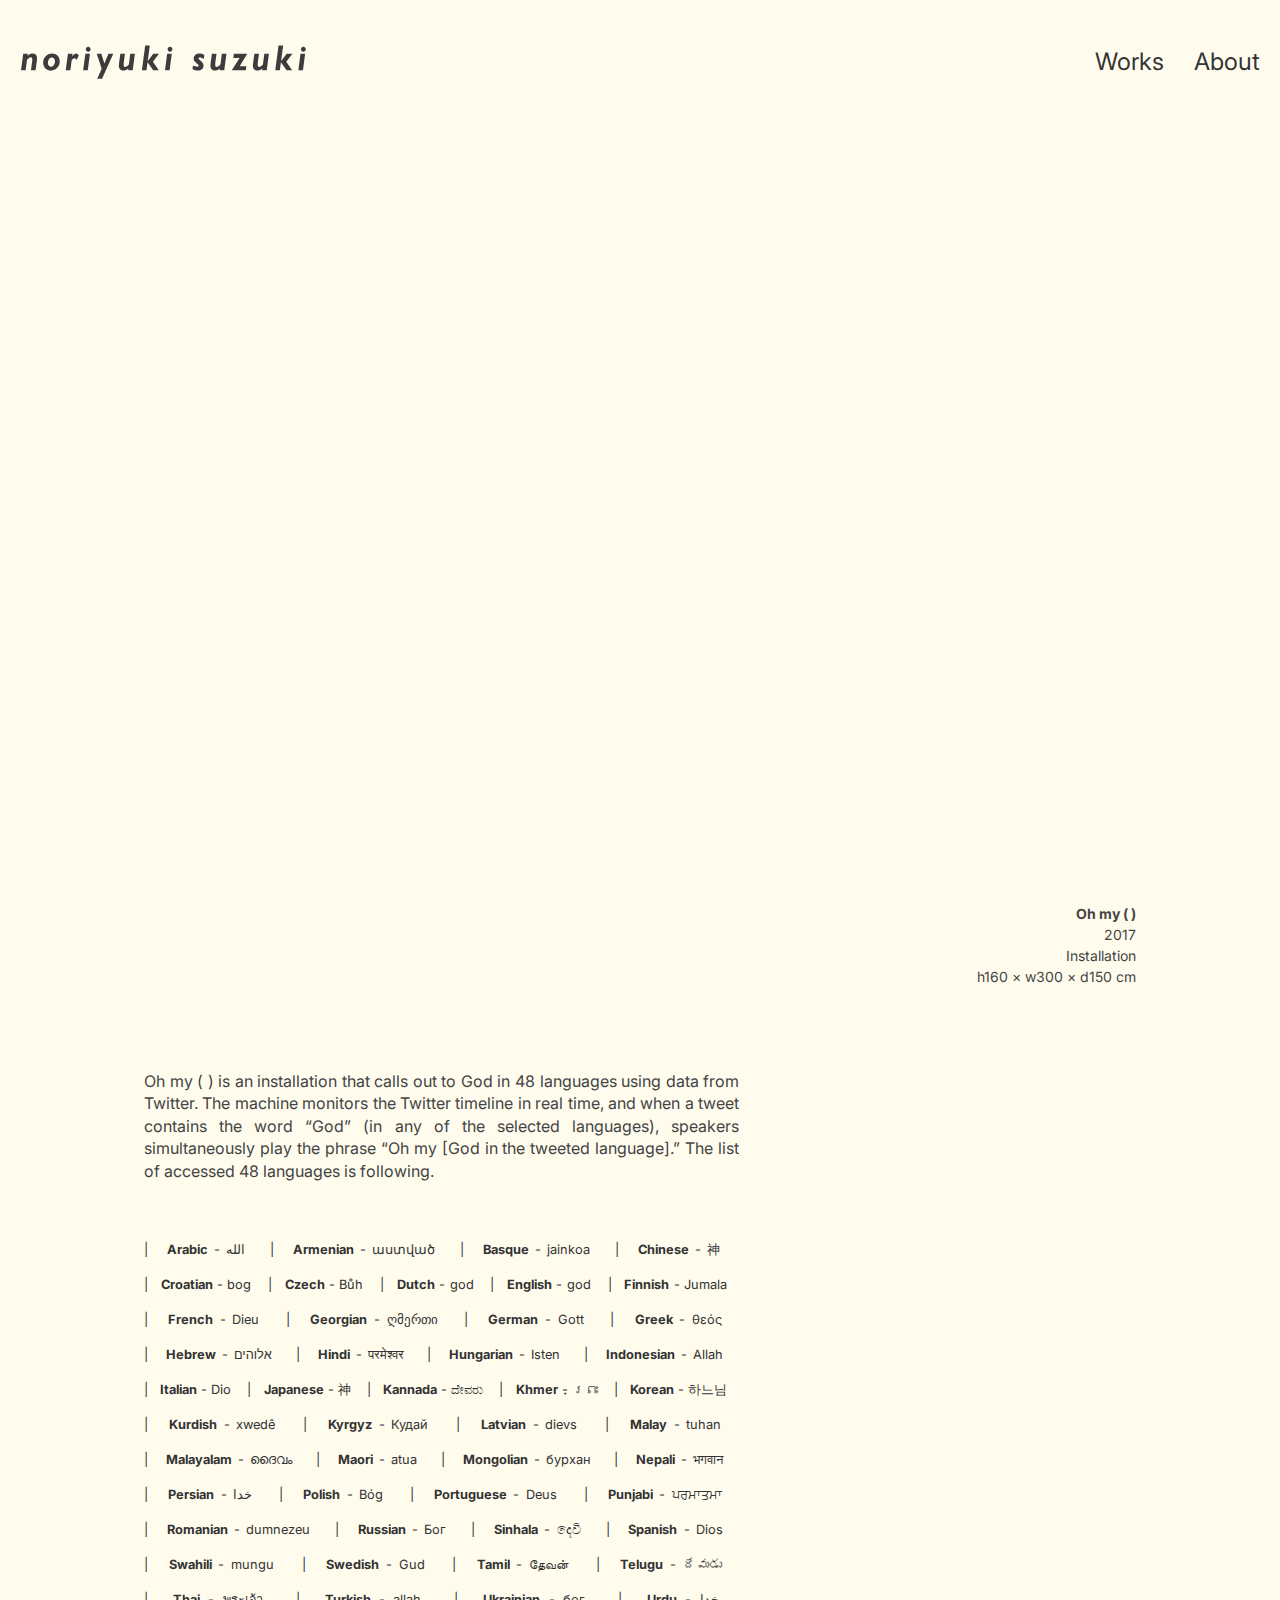
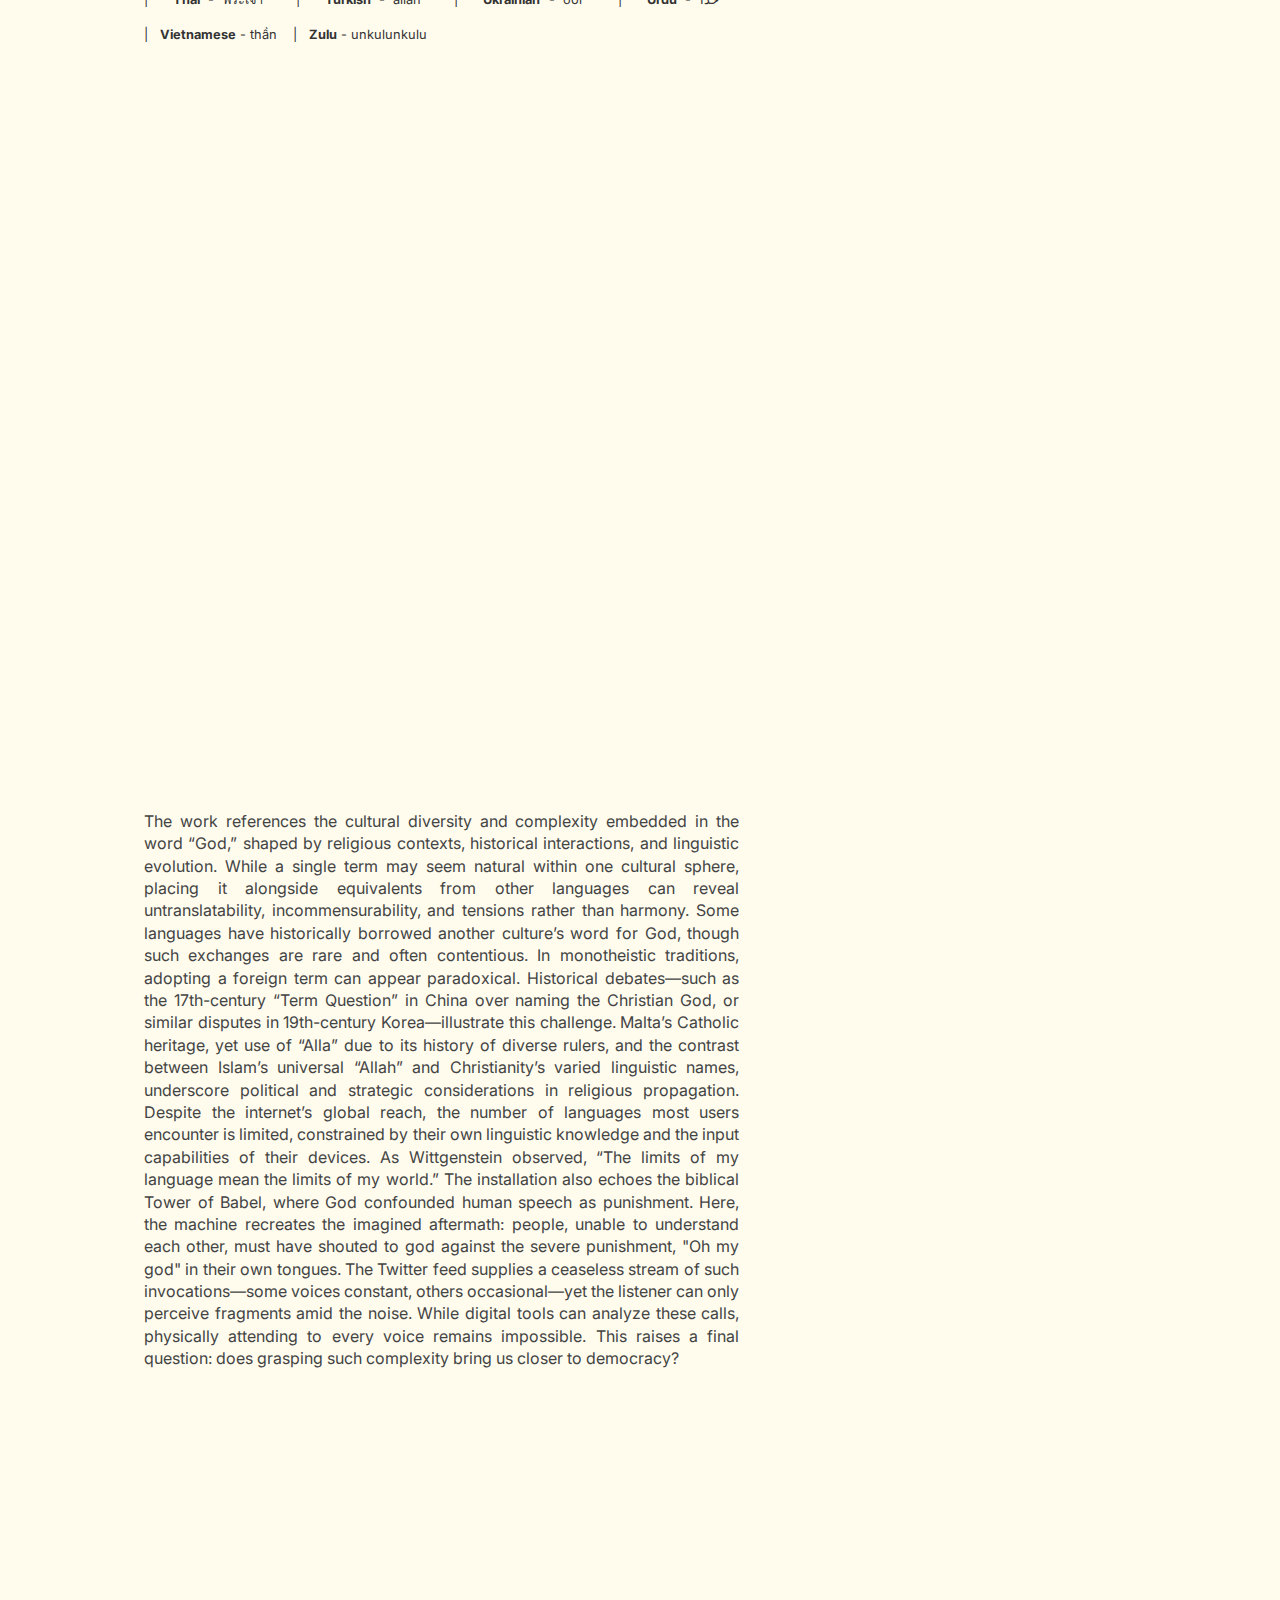
<file: ohMy.html>
<!DOCTYPE html>
<html lang="en">
  <head>
    <meta charset="UTF-8" />
    <meta name="viewport" content="width=device-width, initial-scale=1.0" />
    <title>Noriyuki Suzuki &nbsp;| &nbsp;鈴木 紀之</title>
    <link
      href="https://fonts.googleapis.com/css2?family=Inter:wght@400;500;700&display=swap"
      rel="stylesheet"
    />
    <link rel="stylesheet" href="css/style.css" />
    <link rel="icon" type="image/x-icon" href="favicon.ico" />
  </head>
  <body class="each-work">
    <!-- Navigation Bar -->
    <header id="navbar">
      <div class="nav-container">
        <a href="index.html" class="logo">
          <img src="img/logo.svg" alt="Noriyuki Suzuki" class="logo-img" />
        </a>
        <nav class="main-nav">
          <a href="works.html">Works</a>
          <a href="about.html">About</a>
        </nav>
      </div>
    </header>

    <!-- Main Content -->
    <main class="content">
      <div class="each-work-lapper">
        <div class="main-image">
          <img src="img/ohMy/ohMy_00.jpg" alt="" />
        </div>
        <div class="work-info">
          <p><strong>Oh my ( )</strong></p>
          <p>2017</p>
          <p>Installation</p>
          <p>h160 × w300 × d150 cm</p>
        </div>
        <div class="first-work-description">
          <p>
            Oh my ( ) is an installation that calls out to God in 48 languages
            using data from Twitter. The machine monitors the Twitter timeline
            in real time, and when a tweet contains the word “God” (in any of
            the selected languages), speakers simultaneously play the phrase “Oh
            my [God in the tweeted language].” The list of accessed 48 languages
            is following.
          </p>
        </div>
        <div class="godList">
          <span
            >|&nbsp;&nbsp;&nbsp;<strong>Arabic</strong> -
            الله&nbsp;&nbsp;&nbsp;</span
          >
          <span
            >|&nbsp;&nbsp;&nbsp;<strong>Armenian</strong> -
            աստված&nbsp;&nbsp;&nbsp;</span
          >
          <span
            >|&nbsp;&nbsp;&nbsp;<strong>Basque</strong> -
            jainkoa&nbsp;&nbsp;&nbsp;</span
          >
          <span
            >|&nbsp;&nbsp;&nbsp;<strong>Chinese</strong> -
            神&nbsp;&nbsp;&nbsp;</span
          >
          <span
            >|&nbsp;&nbsp;&nbsp;<strong>Croatian</strong> -
            bog&nbsp;&nbsp;&nbsp;</span
          >
          <span
            >|&nbsp;&nbsp;&nbsp;<strong>Czech</strong> -
            Bůh&nbsp;&nbsp;&nbsp;</span
          >
          <span
            >|&nbsp;&nbsp;&nbsp;<strong>Dutch</strong> -
            god&nbsp;&nbsp;&nbsp;</span
          >
          <span
            >|&nbsp;&nbsp;&nbsp;<strong>English</strong> -
            god&nbsp;&nbsp;&nbsp;</span
          >
          <span
            >|&nbsp;&nbsp;&nbsp;<strong>Finnish</strong> -
            Jumala&nbsp;&nbsp;&nbsp;</span
          >
          <span
            >|&nbsp;&nbsp;&nbsp;<strong>French</strong> -
            Dieu&nbsp;&nbsp;&nbsp;</span
          >
          <span
            >|&nbsp;&nbsp;&nbsp;<strong>Georgian</strong> -
            ღმერთი&nbsp;&nbsp;&nbsp;</span
          >
          <span
            >|&nbsp;&nbsp;&nbsp;<strong>German</strong> -
            Gott&nbsp;&nbsp;&nbsp;</span
          >
          <span
            >|&nbsp;&nbsp;&nbsp;<strong>Greek</strong> -
            θεός&nbsp;&nbsp;&nbsp;</span
          >
          <span
            >|&nbsp;&nbsp;&nbsp;<strong>Hebrew</strong> -
            אלוהים&nbsp;&nbsp;&nbsp;</span
          >
          <span
            >|&nbsp;&nbsp;&nbsp;<strong>Hindi</strong> -
            परमेश्वर&nbsp;&nbsp;&nbsp;</span
          >
          <span
            >|&nbsp;&nbsp;&nbsp;<strong>Hungarian</strong> -
            Isten&nbsp;&nbsp;&nbsp;</span
          >
          <span
            >|&nbsp;&nbsp;&nbsp;<strong>Indonesian</strong> -
            Allah&nbsp;&nbsp;&nbsp;</span
          >
          <span
            >|&nbsp;&nbsp;&nbsp;<strong>Italian</strong> -
            Dio&nbsp;&nbsp;&nbsp;</span
          >
          <span
            >|&nbsp;&nbsp;&nbsp;<strong>Japanese</strong> -
            神&nbsp;&nbsp;&nbsp;</span
          >
          <span
            >|&nbsp;&nbsp;&nbsp;<strong>Kannada</strong> -
            ದೇವರು&nbsp;&nbsp;&nbsp;</span
          >
          <span
            >|&nbsp;&nbsp;&nbsp;<strong>Khmer</strong> -
            ព្រះ&nbsp;&nbsp;&nbsp;</span
          >
          <span
            >|&nbsp;&nbsp;&nbsp;<strong>Korean</strong> -
            하느님&nbsp;&nbsp;&nbsp;</span
          >
          <span
            >|&nbsp;&nbsp;&nbsp;<strong>Kurdish</strong> -
            xwedê&nbsp;&nbsp;&nbsp;</span
          >
          <span
            >|&nbsp;&nbsp;&nbsp;<strong>Kyrgyz</strong> -
            Кудай&nbsp;&nbsp;&nbsp;</span
          >
          <span
            >|&nbsp;&nbsp;&nbsp;<strong>Latvian</strong> -
            dievs&nbsp;&nbsp;&nbsp;</span
          >
          <span
            >|&nbsp;&nbsp;&nbsp;<strong>Malay</strong> -
            tuhan&nbsp;&nbsp;&nbsp;</span
          >
          <span
            >|&nbsp;&nbsp;&nbsp;<strong>Malayalam</strong> -
            ദൈവം&nbsp;&nbsp;&nbsp;</span
          >
          <span
            >|&nbsp;&nbsp;&nbsp;<strong>Maori</strong> -
            atua&nbsp;&nbsp;&nbsp;</span
          >
          <span
            >|&nbsp;&nbsp;&nbsp;<strong>Mongolian</strong> -
            бурхан&nbsp;&nbsp;&nbsp;</span
          >
          <span
            >|&nbsp;&nbsp;&nbsp;<strong>Nepali</strong> -
            भगवान&nbsp;&nbsp;&nbsp;</span
          >
          <span
            >|&nbsp;&nbsp;&nbsp;<strong>Persian</strong> -
            خدا&nbsp;&nbsp;&nbsp;</span
          >
          <span
            >|&nbsp;&nbsp;&nbsp;<strong>Polish</strong> -
            Bóg&nbsp;&nbsp;&nbsp;</span
          >
          <span
            >|&nbsp;&nbsp;&nbsp;<strong>Portuguese</strong> -
            Deus&nbsp;&nbsp;&nbsp;</span
          >
          <span
            >|&nbsp;&nbsp;&nbsp;<strong>Punjabi</strong> -
            ਪਰਮਾਤਮਾ&nbsp;&nbsp;&nbsp;</span
          >
          <span
            >|&nbsp;&nbsp;&nbsp;<strong>Romanian</strong> -
            dumnezeu&nbsp;&nbsp;&nbsp;</span
          >
          <span
            >|&nbsp;&nbsp;&nbsp;<strong>Russian</strong> -
            Бог&nbsp;&nbsp;&nbsp;</span
          >
          <span
            >|&nbsp;&nbsp;&nbsp;<strong>Sinhala</strong> -
            දෙවි&nbsp;&nbsp;&nbsp;</span
          >
          <span
            >|&nbsp;&nbsp;&nbsp;<strong>Spanish</strong> -
            Dios&nbsp;&nbsp;&nbsp;</span
          >
          <span
            >|&nbsp;&nbsp;&nbsp;<strong>Swahili</strong> -
            mungu&nbsp;&nbsp;&nbsp;</span
          >
          <span
            >|&nbsp;&nbsp;&nbsp;<strong>Swedish</strong> -
            Gud&nbsp;&nbsp;&nbsp;</span
          >
          <span
            >|&nbsp;&nbsp;&nbsp;<strong>Tamil</strong> -
            தேவன்&nbsp;&nbsp;&nbsp;</span
          >
          <span
            >|&nbsp;&nbsp;&nbsp;<strong>Telugu</strong> -
            దేవుడు&nbsp;&nbsp;&nbsp;</span
          >
          <span
            >|&nbsp;&nbsp;&nbsp;<strong>Thai</strong> -
            พระเจ้า&nbsp;&nbsp;&nbsp;</span
          >
          <span
            >|&nbsp;&nbsp;&nbsp;<strong>Turkish</strong> -
            allah&nbsp;&nbsp;&nbsp;</span
          >
          <span
            >|&nbsp;&nbsp;&nbsp;<strong>Ukrainian</strong> -
            бог&nbsp;&nbsp;&nbsp;</span
          >
          <span
            >|&nbsp;&nbsp;&nbsp;<strong>Urdu</strong> -
            خدا&nbsp;&nbsp;&nbsp;</span
          >
          <span
            >|&nbsp;&nbsp;&nbsp;<strong>Vietnamese</strong> -
            thần&nbsp;&nbsp;&nbsp;</span
          >
          <span
            >|&nbsp;&nbsp;&nbsp;<strong>Zulu</strong> -
            unkulunkulu&nbsp;&nbsp;&nbsp;</span
          >
        </div>
        <div class="video-lapper" style="margin-top: 100px">
          <iframe
            src="https://player.vimeo.com/video/218343887"
            frameborder="0"
            webkitallowfullscreen
            mozallowfullscreen
            allowfullscreen
          ></iframe>
        </div>
        <div class="work-description">
          <p>
            The work references the cultural diversity and complexity embedded
            in the word “God,” shaped by religious contexts, historical
            interactions, and linguistic evolution. While a single term may seem
            natural within one cultural sphere, placing it alongside equivalents
            from other languages can reveal untranslatability,
            incommensurability, and tensions rather than harmony. Some languages
            have historically borrowed another culture’s word for God, though
            such exchanges are rare and often contentious. In monotheistic
            traditions, adopting a foreign term can appear paradoxical.
            Historical debates—such as the 17th-century “Term Question” in China
            over naming the Christian God, or similar disputes in 19th-century
            Korea—illustrate this challenge. Malta’s Catholic heritage, yet use
            of “Alla” due to its history of diverse rulers, and the contrast
            between Islam’s universal “Allah” and Christianity’s varied
            linguistic names, underscore political and strategic considerations
            in religious propagation. Despite the internet’s global reach, the
            number of languages most users encounter is limited, constrained by
            their own linguistic knowledge and the input capabilities of their
            devices. As Wittgenstein observed, “The limits of my language mean
            the limits of my world.” The installation also echoes the biblical
            Tower of Babel, where God confounded human speech as punishment.
            Here, the machine recreates the imagined aftermath: people, unable
            to understand each other, must have shouted to god against the
            severe punishment, "Oh my god" in their own tongues. The Twitter
            feed supplies a ceaseless stream of such invocations—some voices
            constant, others occasional—yet the listener can only perceive
            fragments amid the noise. While digital tools can analyze these
            calls, physically attending to every voice remains impossible. This
            raises a final question: does grasping such complexity bring us
            closer to democracy?
          </p>
        </div>
        <div class="work-images-big">
          <img src="img/ohMy/ohMy_01.jpg" alt="" />
        </div>
        <div class="work-images-big">
          <img src="img/ohMy/ohMy_02.jpg" alt="" />
        </div>
      </div>
    </main>

    <script src="js/script.js"></script>
    <script defer src="https://cloud.umami.is/script.js" data-website-id="45fd7a94-e49e-4876-ad93-5776cb739869"></script>
  </body>
</html>
</file>
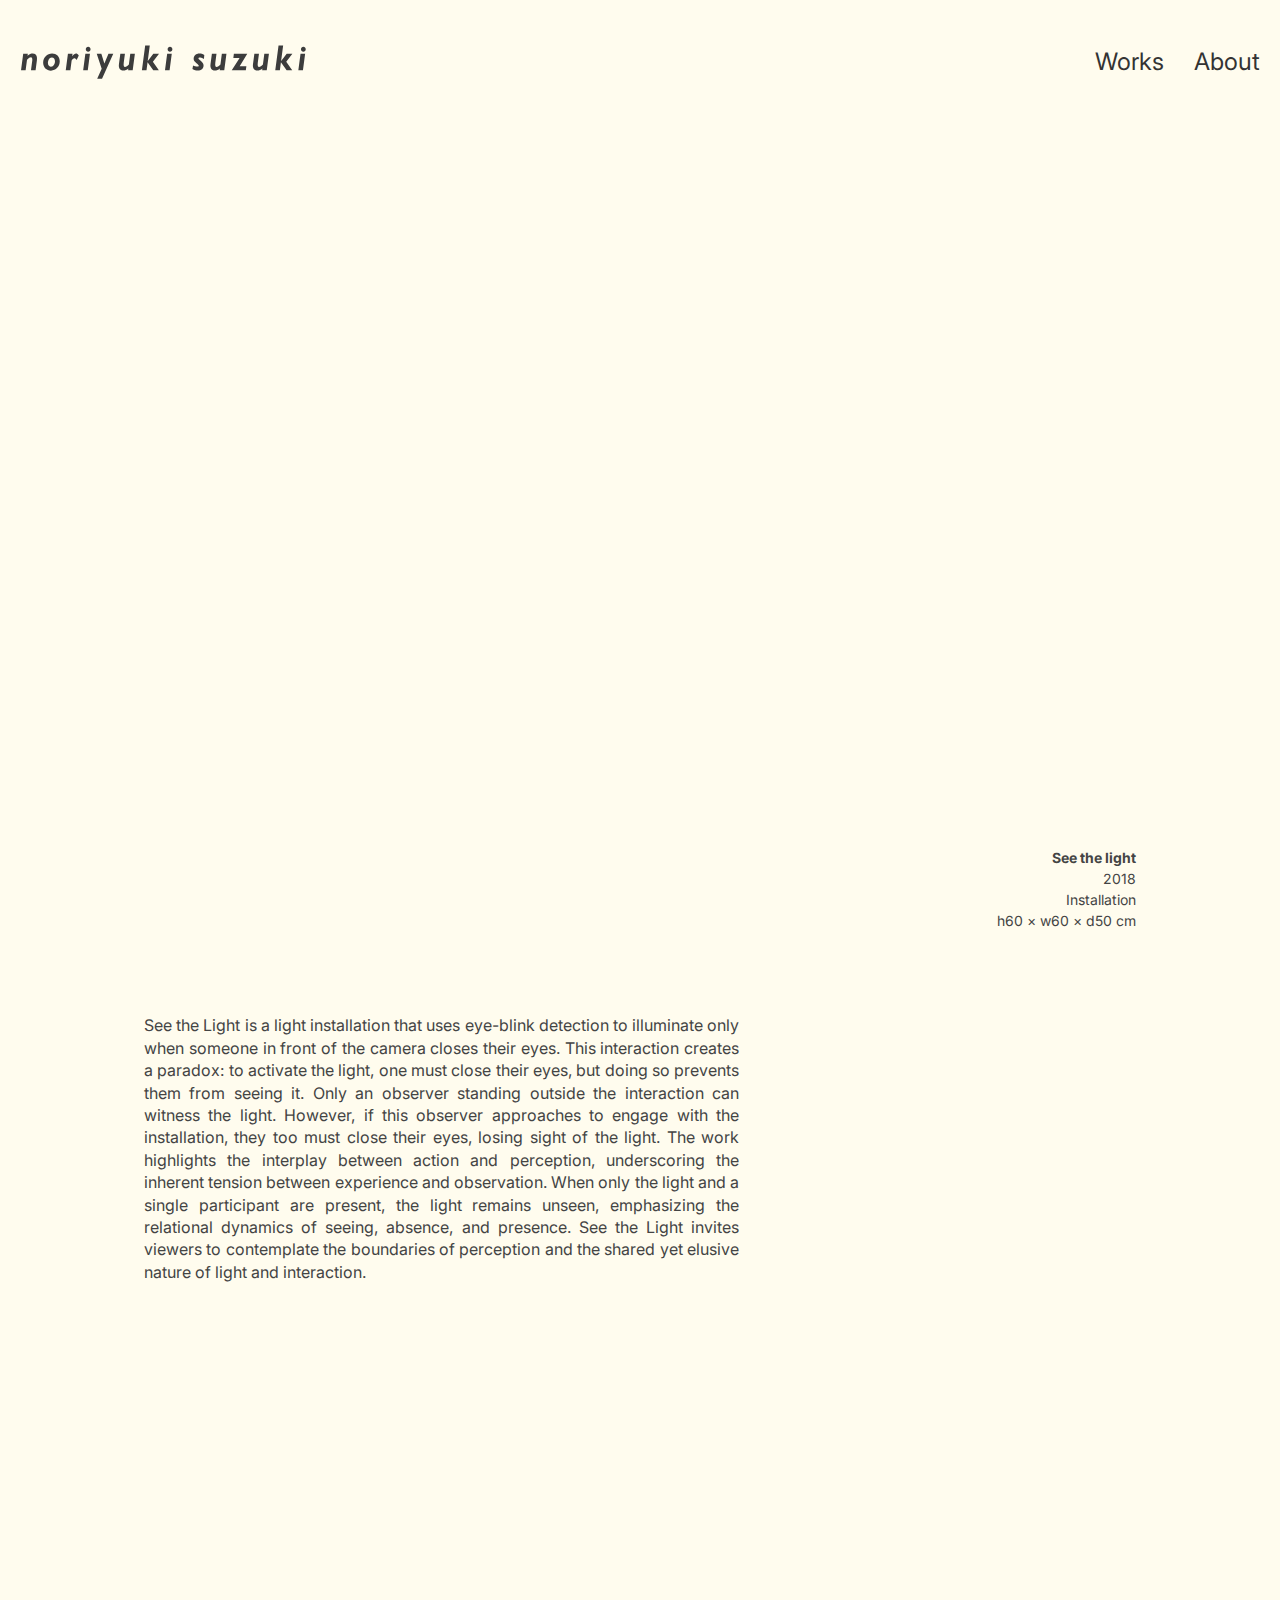
<file: seeLight.html>
<!DOCTYPE html>
<html lang="en">
  <head>
    <meta charset="UTF-8" />
    <meta name="viewport" content="width=device-width, initial-scale=1.0" />
    <title>Noriyuki Suzuki &nbsp;| &nbsp;鈴木 紀之</title>
    <link
      href="https://fonts.googleapis.com/css2?family=Inter:wght@400;500;700&display=swap"
      rel="stylesheet"
    />
    <link rel="stylesheet" href="css/style.css" />
    <link rel="icon" type="image/x-icon" href="favicon.ico" />
  </head>
  <body class="each-work">
    <!-- Navigation Bar -->
    <header id="navbar">
      <div class="nav-container">
        <a href="index.html" class="logo">
          <img src="img/logo.svg" alt="Noriyuki Suzuki" class="logo-img" />
        </a>
        <nav class="main-nav">
          <a href="works.html">Works</a>
          <a href="about.html">About</a>
        </nav>
      </div>
    </header>

    <!-- Main Content -->
    <main class="content">
      <div class="each-work-lapper">
        <div class="main-image">
          <img src="img/seeLight/seeLight_001.jpg" alt="" />
        </div>
        <div class="work-info">
          <p><strong>See the light</strong></p>
          <p>2018</p>
          <p>Installation</p>
          <p>h60 × w60 × d50 cm</p>
        </div>
        <div class="first-work-description">
          <p>
            See the Light is a light installation that uses eye-blink detection
            to illuminate only when someone in front of the camera closes their
            eyes. This interaction creates a paradox: to activate the light, one
            must close their eyes, but doing so prevents them from seeing it.
            Only an observer standing outside the interaction can witness the
            light. However, if this observer approaches to engage with the
            installation, they too must close their eyes, losing sight of the
            light. The work highlights the interplay between action and
            perception, underscoring the inherent tension between experience and
            observation. When only the light and a single participant are
            present, the light remains unseen, emphasizing the relational
            dynamics of seeing, absence, and presence. See the Light invites
            viewers to contemplate the boundaries of perception and the shared
            yet elusive nature of light and interaction.
          </p>
        </div>
        <div class="work-images-small">
          <img src="img/seeLight/seeLight_002.jpg" alt="" />
        </div>
        <div class="work-images-big">
          <img src="img/seeLight/seeLight_004.jpg" alt="" />
        </div>
      </div>
    </main>

    <script src="js/script.js"></script>
    <script defer src="https://cloud.umami.is/script.js" data-website-id="45fd7a94-e49e-4876-ad93-5776cb739869"></script>
  </body>
</html>
</file>
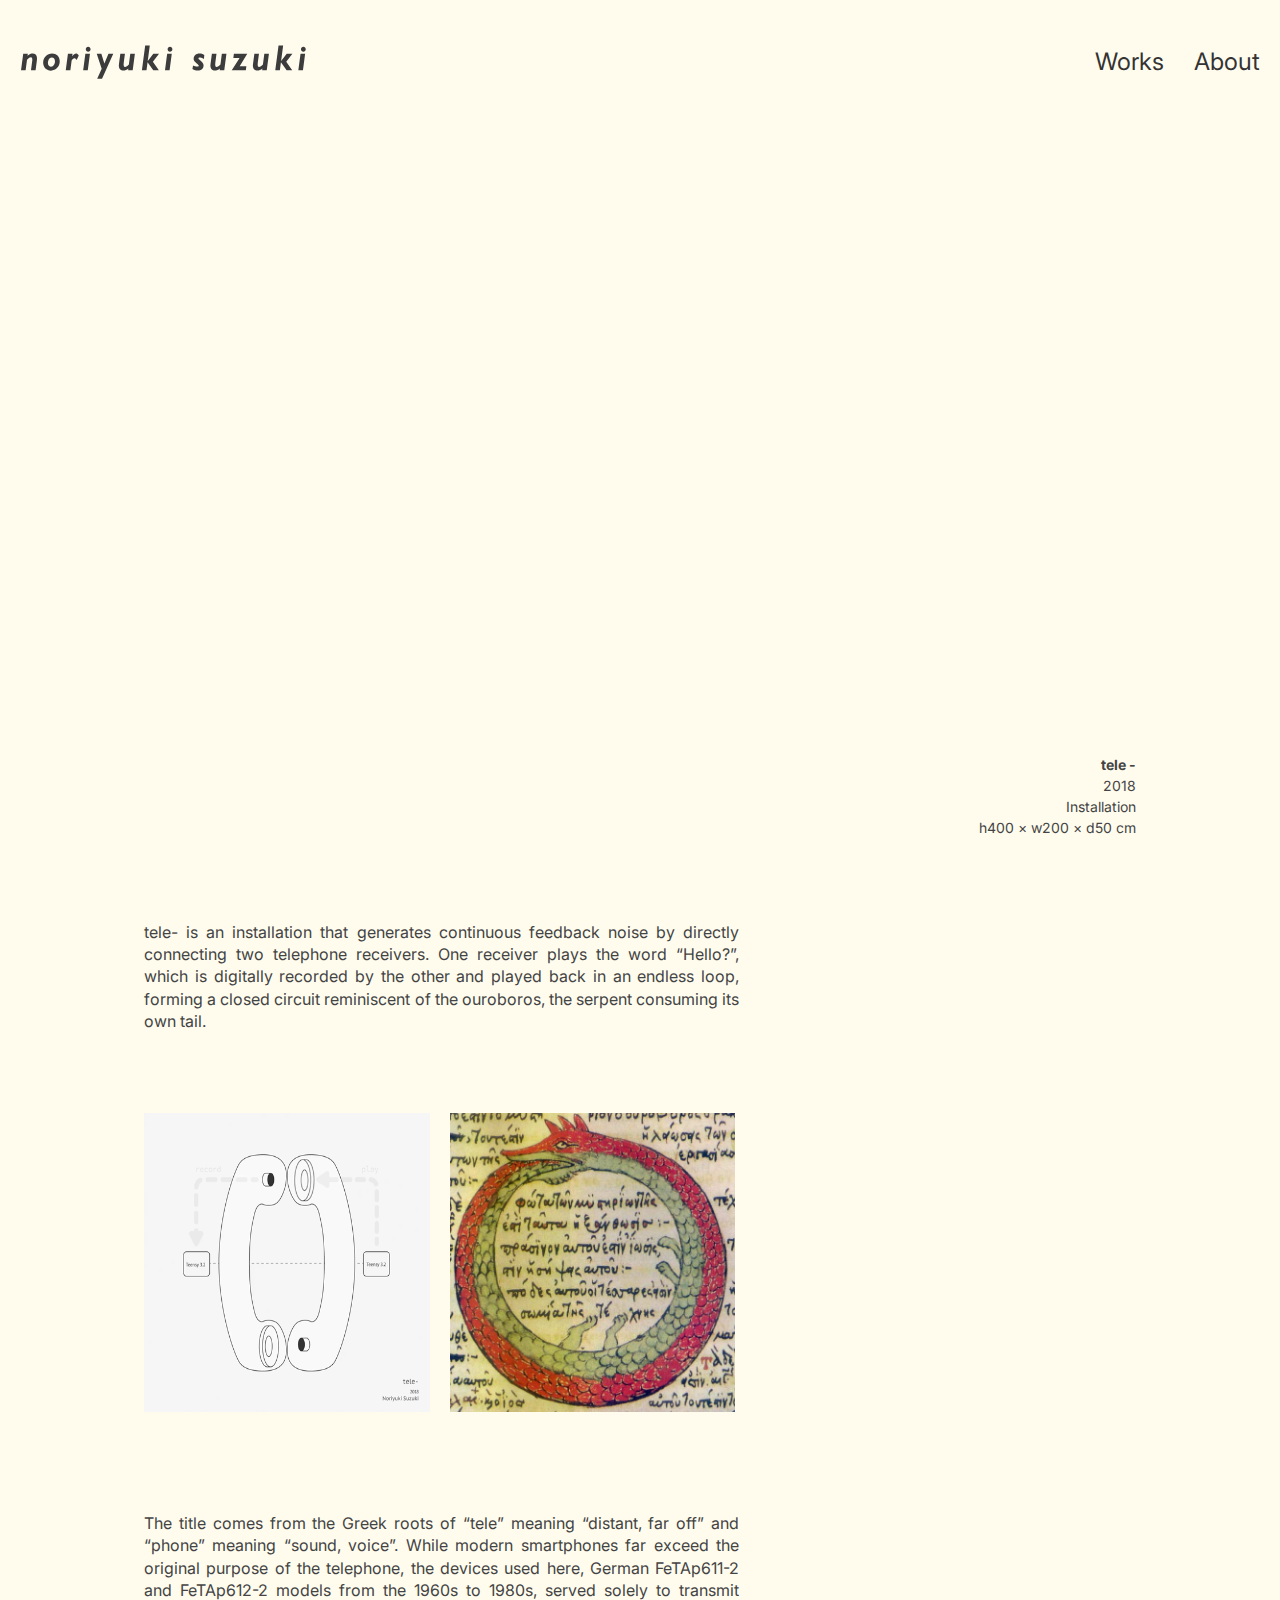
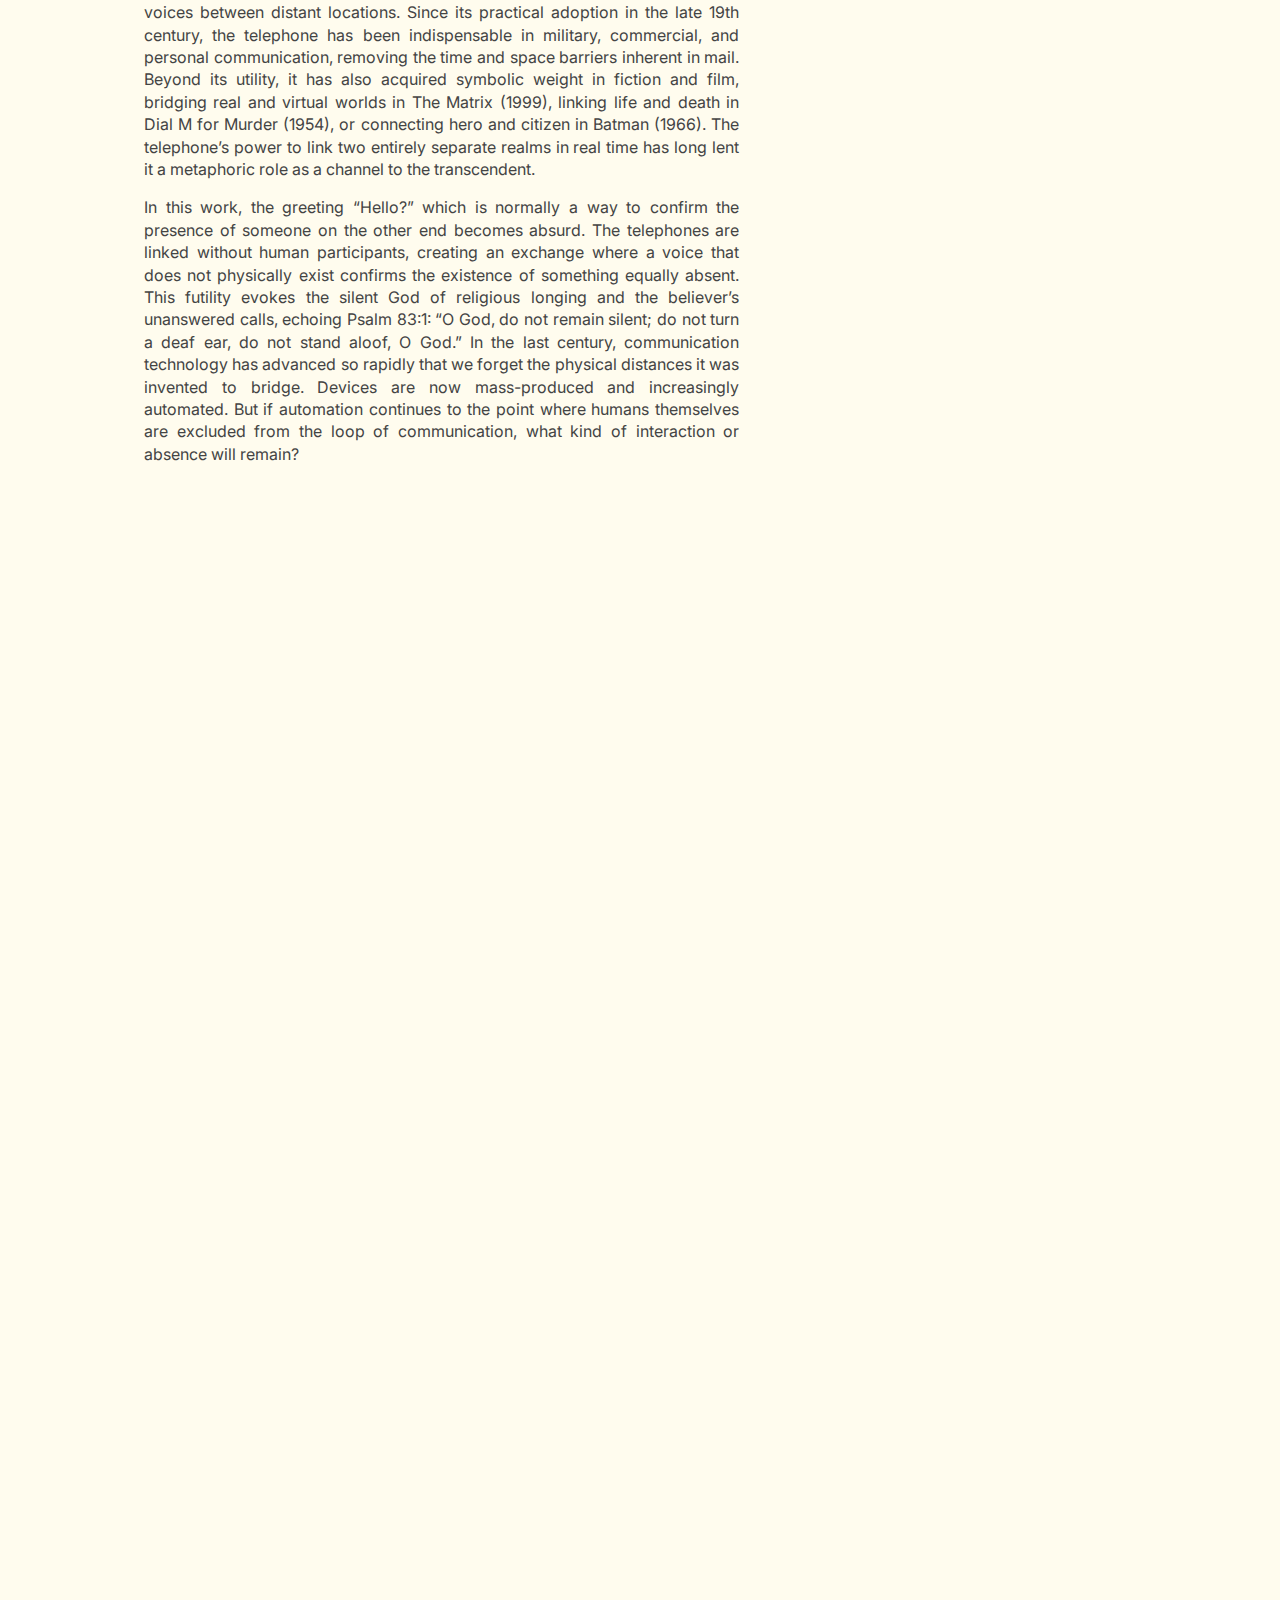
<file: tele.html>
<!DOCTYPE html>
<html lang="en">
  <head>
    <meta charset="UTF-8" />
    <meta name="viewport" content="width=device-width, initial-scale=1.0" />
    <title>Noriyuki Suzuki &nbsp;| &nbsp;鈴木 紀之</title>
    <link
      href="https://fonts.googleapis.com/css2?family=Inter:wght@400;500;700&display=swap"
      rel="stylesheet"
    />
    <link rel="stylesheet" href="css/style.css" />
    <link rel="icon" type="image/x-icon" href="favicon.ico" />
  </head>
  <body class="each-work">
    <!-- Navigation Bar -->
    <header id="navbar">
      <div class="nav-container">
        <a href="index.html" class="logo">
          <img src="img/logo.svg" alt="Noriyuki Suzuki" class="logo-img" />
        </a>
        <nav class="main-nav">
          <a href="works.html">Works</a>
          <a href="about.html">About</a>
        </nav>
      </div>
    </header>

    <!-- Main Content -->
    <main class="content">
      <div class="each-work-lapper">
        <div class="main-image">
          <img src="img/tele/tele_001.jpg" alt="" />
        </div>
        <div class="work-info">
          <p><strong>tele -</strong></p>
          <p>2018</p>
          <p>Installation</p>
          <p>h400 × w200 × d50 cm</p>
        </div>
        <div class="first-work-description">
          <p>
            tele- is an installation that generates continuous feedback noise by
            directly connecting two telephone receivers. One receiver plays the
            word “Hello?”, which is digitally recorded by the other and played
            back in an endless loop, forming a closed circuit reminiscent of the
            ouroboros, the serpent consuming its own tail.
          </p>
        </div>
        <div class="work-images-row">
          <img src="img/tele/tele_500.gif" alt="diagram" />
          <img src="img/tele/ouroboros.jpg" alt="ouroboros" />
        </div>
        <div class="work-description">
          <p>
            The title comes from the Greek roots of “tele” meaning “distant, far
            off” and “phone” meaning “sound, voice”. While modern smartphones
            far exceed the original purpose of the telephone, the devices used
            here, German FeTAp611-2 and FeTAp612-2 models from the 1960s to
            1980s, served solely to transmit voices between distant locations.
            Since its practical adoption in the late 19th century, the telephone
            has been indispensable in military, commercial, and personal
            communication, removing the time and space barriers inherent in
            mail. Beyond its utility, it has also acquired symbolic weight in
            fiction and film, bridging real and virtual worlds in The Matrix
            (1999), linking life and death in Dial M for Murder (1954), or
            connecting hero and citizen in Batman (1966). The telephone’s power
            to link two entirely separate realms in real time has long lent it a
            metaphoric role as a channel to the transcendent.
          </p>
          <p>
            In this work, the greeting “Hello?” which is normally a way to
            confirm the presence of someone on the other end becomes absurd. The
            telephones are linked without human participants, creating an
            exchange where a voice that does not physically exist confirms the
            existence of something equally absent. This futility evokes the
            silent God of religious longing and the believer’s unanswered calls,
            echoing Psalm 83:1: “O God, do not remain silent; do not turn a deaf
            ear, do not stand aloof, O God.” In the last century, communication
            technology has advanced so rapidly that we forget the physical
            distances it was invented to bridge. Devices are now mass-produced
            and increasingly automated. But if automation continues to the point
            where humans themselves are excluded from the loop of communication,
            what kind of interaction or absence will remain?
          </p>
        </div>
        <div class="work-images-small">
          <img src="img/tele/tele_002.jpg" alt="" />
        </div>
        <div class="video-lapper" style="margin-top: 100px;">
          <iframe
            src="https://player.vimeo.com/video/267957828"
            frameborder="0"
            webkitallowfullscreen
            mozallowfullscreen
            allowfullscreen
          ></iframe>
        </div>
      </div>
    </main>

    <script src="js/script.js"></script>
    <script defer src="https://cloud.umami.is/script.js" data-website-id="45fd7a94-e49e-4876-ad93-5776cb739869"></script>
  </body>
</html>
</file>
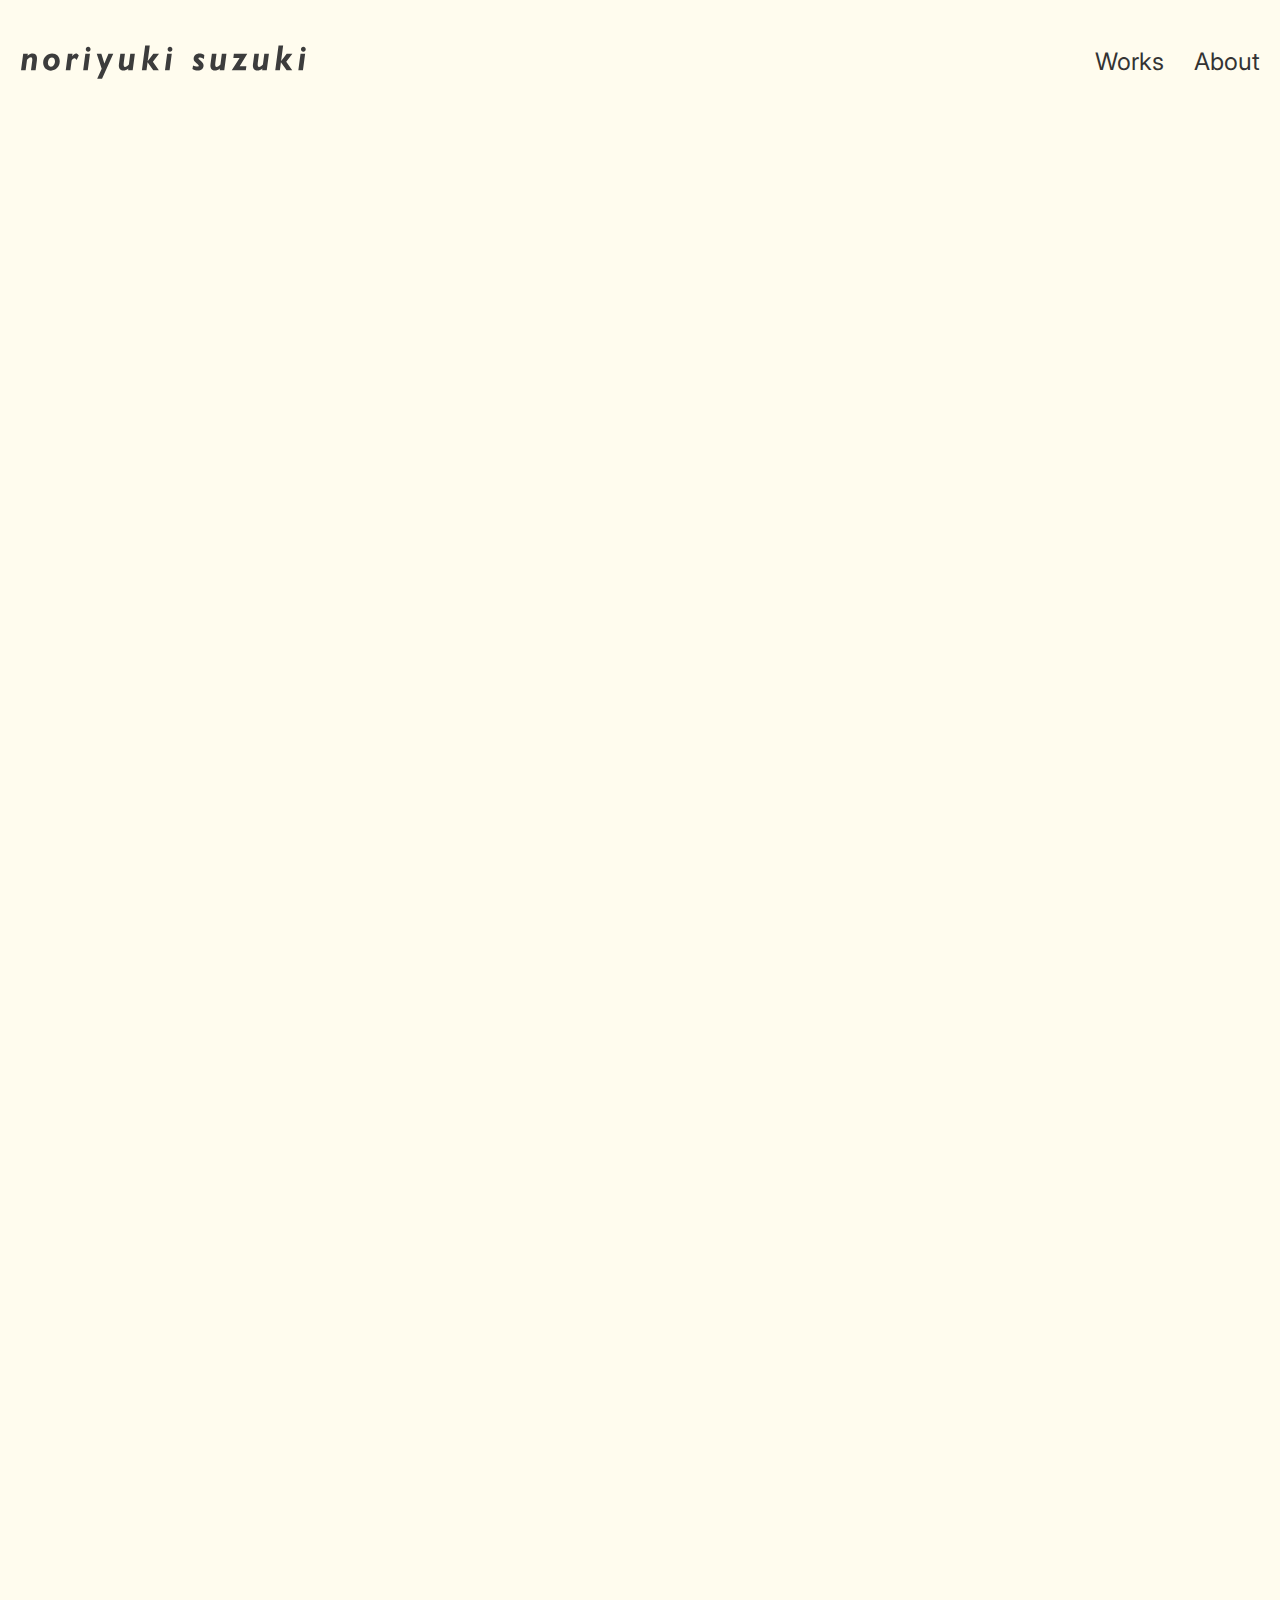
<file: works.html>
<!DOCTYPE html>
<html lang="en">
  <head>
    <meta charset="UTF-8" />
    <meta name="viewport" content="width=device-width, initial-scale=1.0" />
    <title>Noriyuki Suzuki &nbsp;| &nbsp;鈴木 紀之</title>
    <link
      href="https://fonts.googleapis.com/css2?family=Inter:wght@400;500;700&display=swap"
      rel="stylesheet"
    />
    <link rel="stylesheet" href="css/style.css" />
    <link rel="icon" type="image/x-icon" href="favicon.ico" />
  </head>
  <body class="works">
    <!-- Navigation Bar -->
    <header id="navbar">
      <div class="nav-container">
        <a href="index.html" class="logo">
          <img src="img/logo.svg" alt="Noriyuki Suzuki" class="logo-img" />
        </a>
        <nav class="main-nav">
          <a href="works.html">Works</a>
          <a href="about.html">About</a>
        </nav>
      </div>
    </header>

    <!-- Main Content -->
    <main class="content">
      <div class="works-lapper">
        <a href="AStudyOfSupport.html">
          <img src="img/works_images/shoelace_kramer_zoom_02.jpg" alt="A Study of Support" />
        </a>
        <a href="invisibleHand.html">
          <img
            src="img/works_images/invisibleHand_s.jpg"
            alt="Invisible Hand"
          />
        </a>
        <a href="inform.html">
          <img src="img/works_images/inform_s.jpg" alt="Inform" />
        </a>
        <a href="asterisk.html">
          <img src="img/works_images/apple_s.jpg" alt="Apple" />
        </a>
        <a href="seeLight.html">
          <img src="img/works_images/seeLight_s.jpg" alt="See Light" />
        </a>
        <a href="tele.html">
          <img src="img/works_images/tele_s.jpg" alt="Tele" />
        </a>
        <a href="history.html">
          <img src="img/works_images/history_s.jpg" alt="History" />
        </a>
        <a href="ohMy.html">
          <img src="img/works_images/ohMy_s.jpg" alt="Oh My" />
        </a>
        <a href="anima.html">
          <img src="img/works_images/anima_s.jpg" alt="Anima" />
        </a>
        <a href="center.html">
          <img src="img/works_images/center_s.jpg" alt="Center" />
        </a>
      </div>
    </main>

    <script src="js/script.js"></script>
    <script defer src="https://cloud.umami.is/script.js" data-website-id="45fd7a94-e49e-4876-ad93-5776cb739869"></script>
  </body>
</html>
</file>
<file: css/style.css>
/* Original css file */

/* Base */
body {
  margin: 0;
  font-family: sans-serif;
  background-color: #fffcee;
  color: #333;
}

/* Navbar */
#navbar {
  position: fixed;
  top: 0;
  left: 0;
  width: 100%;
  background: #fffcee;
  z-index: 3000;
  transition: transform 0.3s ease-in-out;
}

.nav-container {
  max-width: 1400px;
  margin: 0 auto;
  padding: 45px 20px;
  display: flex;
  justify-content: space-between;
  align-items: center;
}

.logo-img {
  height: 34px;
  width: auto;
}

/* Nav links */
.main-nav {
  display: flex;
  gap: 30px; /* gap between Works and About */
  padding-bottom: 5px;
}

.main-nav a {
  font-family: "Inter", sans-serif;
  font-weight: 400;
  font-size: 24px;
  text-decoration: none;
  color: #333;
  position: relative;
}

.main-nav a::after {
  content: "";
  position: absolute;
  left: 0;
  bottom: -4px;
  width: 100%;
  height: 2px;
  background-color: #333;
  transform: scaleX(0);
  transform-origin: left;
  transition: transform 0.3s ease;
}

.main-nav a:hover::after {
  transform: scaleX(1);
}

.index-content {
  max-width: 1400px;
  width: 90%;
  margin: 240px auto;
  margin-bottom: 0;
  position: relative;
}

/* Base style for all images */
.index-images {
  width: 100%;
  height: auto;
  display: block;
  margin-bottom: 210px;
  opacity: 0;
  transform: translateY(0px);
  transition: opacity 0.6s ease-out, transform 0.8s ease-out;
}

.index-images.show {
  opacity: 1;
  transform: translateY(0);
}

.index-image-1 a {
  display: block;
  width: 80%;
}

.index-image-2 a {
  display: block;
  width: 60%;
  margin-left: auto; /* stick to right edge of container */
  margin-right: 0;
}

.index-image-3 a {
  display: block;
  width: 50%;
}

.index-image-4 a {
  display: block;
  width: 80%;
  margin-left: auto; /* stick to right edge of container */
  margin-right: 0;
}

/* Main content */
.content {
  max-width: 1400px;
  margin: 0 auto;
  position: relative;
  padding: 120px 20px 240px;
  min-height: auto;
}

/* About page */
.about-lapper {
  width: 80%;
  margin: 0 auto;
  padding-top: 60px;
  font-family: "Inter", sans-serif;
  font-size: 16px;
  color: #444;
  text-align: justify;
  line-height: 1.4; /* adjust spaces btw text lines */
}

.about-name {
  font-size: 19px;
  font-weight: 500;
}

.about-content {
  width: 50%;
}

.about-links {
  padding-top: 10px;
  line-height: 1;
  font-size: 14px;
}

.about-links a {
  color: #333;
  text-decoration: underline;
}

.about-links a:hover {
  color: rgb(255, 180, 240);
}

.about-content-titles {
  padding-top: 100px;
  font-weight: 450;
}

.cvYear {
  font-size: 14px;
  padding-top: 30px;
  font-weight: 450;
}

.cvDes {
  font-size: 14px;
}

.aboutLink {
  font-size: 14px;
  color: #333;
  text-decoration: underline;
}

.works-lapper {
  width: 80%;
  margin: 0 auto;
  display: grid;
  grid-template-columns: 1fr 1fr; /* 2 images per row */
  gap: 80px; /* space between images */
  /* max-width: 1200px; */
  padding-top: 120px;
}

.works-lapper a {
  display: block;
  width: 100%;
  margin: 0 auto; /* center inside the grid cell */
  justify-self: center; /* prevent grid stretch */
  margin-bottom: 0px;
}

body.works .content {
  min-height: auto; /* let height be decided by content */
  padding: 120px 20px 120px; /* reduce bottom padding */
}

.works-lapper img {
  width: 100%;
  height: auto;
  display: block;
  object-fit: cover;
  /* padding-bottom: 30px; */

  /* fade-in animation */
  opacity: 0;
  /* transform: translateY(5px); */
  transition: opacity 0.6s ease-out, transform 1s ease-out;
}

.works-lapper img.show {
  opacity: 1;
  transform: translateY(0);
}

/* Hover highlight: reduce transparency (faster transition) */
.works-lapper img:hover {
  opacity: 0.7;
  cursor: pointer;
  transition: opacity 0.2s ease; /* quick hover effect */
}

.each-work-lapper {
  width: 80%;
  margin: 0 auto;
  padding-top: 40px;
}

/* Make the image respect the 80% wrapper */
.each-work-lapper img {
  display: block; /* removes inline whitespace */
  width: 100%; /* fill the wrapper */
  max-width: 100%; /* never exceed wrapper */
  height: auto; /* keep aspect ratio */
}

/* Work description block */
.work-info {
  margin-top: 25px;
  font-family: "Inter", sans-serif;
  font-size: 14px;
  color: #444;
  text-align: right; /* aligns text to the right like in your screenshot */
  line-height: 0.5;
}

.first-work-description {
  width: 60%;
  padding-top: 60px;
  font-family: "Inter", sans-serif;
  font-size: 16px;
  color: #444;
  text-align: justify;
  line-height: 1.4; /* adjust spaces btw text lines */
}

.work-description {
  width: 60%;
  margin-top: 100px;
  font-family: "Inter", sans-serif;
  font-size: 16px;
  color: #444;
  text-align: justify;
  line-height: 1.4; /* adjust spaces btw text lines */
}

.video-lapper {
  margin: 30 auto 0; /* center horizontally */
  position: relative;
  padding-top: 56.25%; /* 16:9 aspect ratio (9/16 = 0.5625) */
}

.video-lapper iframe {
  position: absolute;
  top: 0;
  left: 0;
  width: 100%;
  height: 100%;
  border: 0;
}

.main-image,
.work-images-small,
.work-images-big {
  opacity: 0;
  animation: fadeIn 0.2s ease-in forwards;
}

.main-image {
  margin-top: 30px;
  animation-delay: 0.2s;
}

.work-images-small {
  width: 60%;
  margin-top: 100px;
  animation-delay: 0.4s;
}

.work-images-big {
  margin-top: 100px;
  animation-delay: 0.4s;
}

@keyframes fadeIn {
  from {
    opacity: 0;
  }
  to {
    opacity: 1;
  }
}

.citation {
  width: 60%;
  padding-top: 60px;
  font-family: "Inter", sans-serif;
  font-size: 15px;
  color: #444;
  text-align: justify;
  line-height: 1.4; /* adjust spaces btw text lines */
}

.citation p {
  text-align: right;
  margin-top: 30px;
  font-size: 14px;
}

.scafold-image {
  width: 40%; /* smaller than the normal ones */
  height: auto;
  display: block;
}

body.each-work .content {
  min-height: auto; /* let content decide height */
  padding: 120px 20px 80px; /* reduce bottom padding */
}

.work-images-row {
  width: 60%;
  display: flex;
  justify-content: flex-start; /* align to the left edge */
  gap: 20px;
  margin-top: 80px;
  /* remove auto centering */
  margin-left: 0;
  margin-right: 0;
}

.work-images-row img {
  max-width: 48%; /* two images fit nicely */
  height: auto;
  display: block;
}

.work-images-2x2 {
  display: grid;
  grid-template-columns: repeat(2, minmax(0, 1fr));
  gap: 24px; /* controls space between images */
  margin-top: 100px; /* one consistent top margin for the whole block */
}

.work-images img {
  width: 100%;
  height: auto;
  display: block;
}

.godList {
  width: 60%;
  margin-top: 50px;
  font-family: "Inter", sans-serif;
  font-size: 16px;
  color: #444;
  text-align: justify;
  line-height: 1.4; /* adjust spaces btw text lines */
}

.godList span {
  font-size: 0.8rem;
  white-space: nowrap;
  line-height: 35px;
  color: #333;
}

@media (max-width: 1250px) {
  .index-content {
    width: 100%;
  }
  .index-images {
    margin-bottom: 140px;
  }

  /* index-image-1 & index-image-3 (index.html:30-38, 50-58) */
  .index-image-1 a,
  .index-image-3 a {
    margin-left: 20px;
  }

  .index-image-2 a,
  .index-image-4 a {
    margin-right: 20px;
  }

  .index-image-4 a {
    margin-bottom: 0px;
  }

  /* .content {
    min-height: auto;
  } */
  .works-lapper {
    width: 85%;
  }
  .each-work-lapper {
    width: 70%;
    padding-top: 20px;
  }
  .first-work-description {
    width: 70%;
    padding-top: 60px;
  }
  .work-description {
    width: 70%;
    margin-top: 80px;
  }
  .citation {
    width: 70%;
  }
  .work-images-big {
    margin-top: 80px;
  }
  .work-images-small {
    width: 70%;
    margin-top: 80px;
  }
  .scafold-image {
    width: 50%;
  }
  .about-content {
    width: 70%;
  }
}

@media (max-width: 600px) {
  .content {
    padding-top: 10px;
  }
  .nav-container {
    padding-top: 30px;
    padding-bottom: 30px;
  }

  .logo-img {
    height: 24px;
  }

  .main-nav a {
    font-size: 16px;
  }

  .works-lapper {
    grid-template-columns: 1fr; /* switch to 1 column */
    gap: 30px; /* smaller vertical spacing */
    width: 100%; /* optional: make it a bit wider */
    padding-top: 30px;
  }

  .works-lapper img {
    width: 100%; /* make images full width */
    margin: 0 auto; /* center inside the column */
  }

  .works-lapper a {
    margin-bottom: 70px;
  }

  .index-content a {
    width: 93%;
    margin: 0 auto;
  }
  .about-lapper {
    width: 100%;
    padding-top: 10px;
  }
  .about-content {
    width: 93%;
  }
  .each-work-lapper {
    width: 100%;
    padding-top: 0px;
  }
  .first-work-description,
  .work-description,
  .citation {
    width: 100%;
  }
  .work-images-small {
    width: 100%;
  }
  .work-images-row {
    width: 100%;
  }
  .index-content {
    margin-top: 150px;
  }
  .about-lapper {
    padding-top: 130px;
  }
  .godList {
    width: 100%;
    font-size: 14px;
  }
  .about-lapper {
    font-size: 14px;
  }

  .about-name {
    font-size: 15px;
  }
  .work-description,
  .first-work-description {
    font-size: 15px;
  }
  .citation {
    font-size: 14px;
  }
  .citation p {
    font-size: 13px;
  }
  .godList span {
    font-size: 0.7rem;
  }
}
</file>
